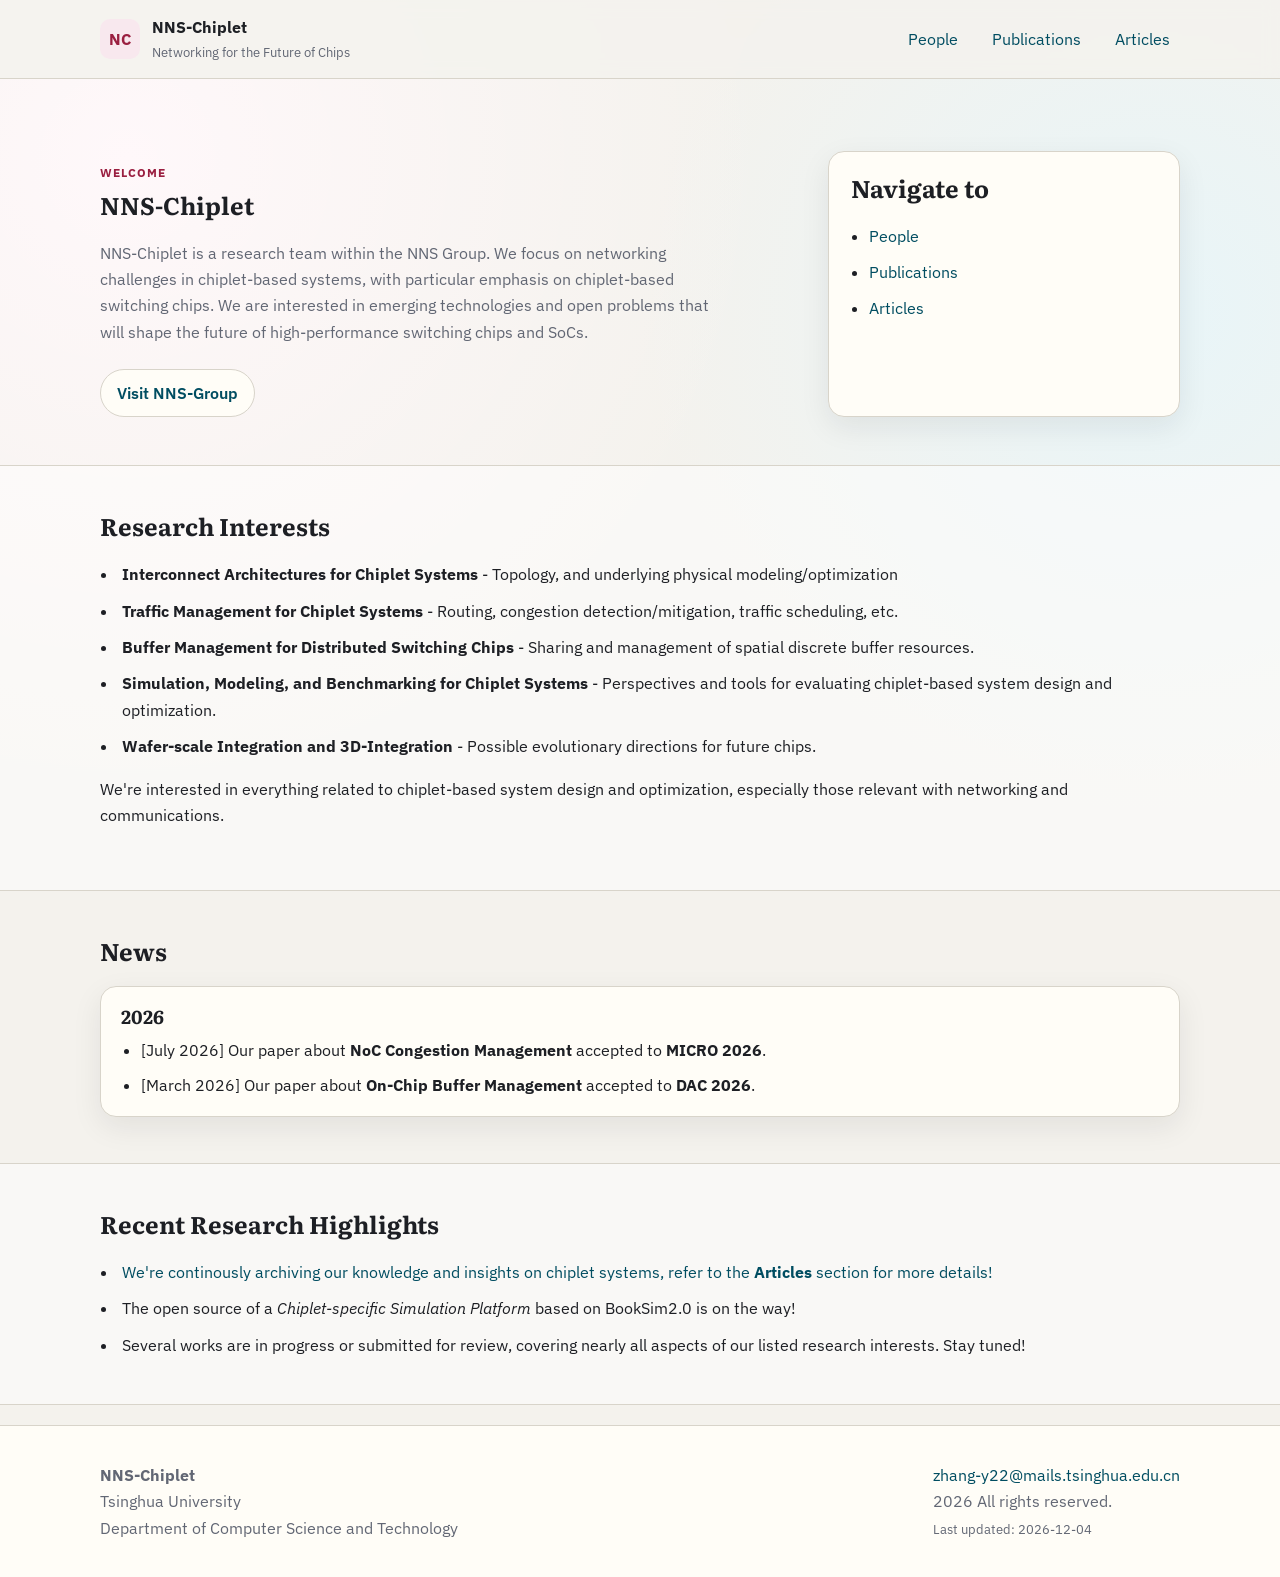
<file: index.html>
<!doctype html>
<html lang="zh-CN">
  <head>
    <meta charset="UTF-8" />
    <meta name="viewport" content="width=device-width, initial-scale=1.0" />
    <title>NNS-Chiplet | Home</title>
    <meta name="description" content="Mainpage for NNS group, Chiplet team" />
    <link rel="preconnect" href="https://fonts.googleapis.com" />
    <link rel="preconnect" href="https://fonts.gstatic.com" crossorigin />
    <link
      href="https://fonts.googleapis.com/css2?family=IBM+Plex+Sans:wght@300;400;500;700&family=Literata:opsz,wght@7..72,500;7..72,700&display=swap"
      rel="stylesheet"
    />
    <link rel="stylesheet" href="./assets/css/style.css" />
  </head>
  <body data-page="home">
    <header class="site-header">
      <div class="wrap nav-wrap">
        <a class="brand" href="./index.html">
          <span class="brand-mark">NC</span>
          <span class="brand-text">
            <strong>NNS-Chiplet</strong>
            <small>Networking for the Future of Chips</small>
          </span>
        </a>

        <nav class="main-nav" aria-label="主导航">
          <a href="./people.html">People</a>
          <a href="./publications.html">Publications</a>
          <a href="./articles.html">Articles</a>
        </nav>
      </div>
    </header>

    <main>
      <section class="hero">
        <div class="wrap hero-grid">
          <div>
            <p class="eyebrow">Welcome</p>
            <h1>NNS-Chiplet</h1>
            <p class="lead">
              NNS-Chiplet is a research team within the NNS Group. We focus on networking challenges in chiplet-based systems, with particular emphasis on chiplet-based switching chips. We are interested in emerging technologies and open problems that will shape the future of high-performance switching chips and SoCs.
            </p>
            <div class="hero-actions">
              <a class="btn btn-ghost" href="https://nns-research-group.github.io/">Visit NNS-Group</a>
            </div>
          </div>
          <aside class="hero-card">
            <h2>Navigate to</h2>
            <ul class="quick-links">
              <li><a href="./people.html">People</a></li>
              <li><a href="./publications.html">Publications</a></li>
              <li><a href="./articles.html">Articles</a></li>
            </ul>
          </aside>
        </div>
      </section>

      <!-- <section class="panel">
        <div class="wrap recruitment-banner">
          <h2>Recruitment</h2>
          <p>We are looking for <strong>motivated and self-driven</strong> students to join our team. We recruit:</p>
          <ul class="recruitment-list">
            <li>PhD Students</li>
            <li>Interns</li>
            <li>Postdoctoral Researchers</li>
          </ul>
          <p>If you are interested in <strong>chiplet systems, interconnect architectures, traffic management, or network-on-chip (NoC)</strong>, please feel free to reach out!</p>
          <p class="recruitment-contact">Contact: <a href="mailto:zhang-y22@mails.tsinghua.edu.cn">zhang-y22@mails.tsinghua.edu.cn</a></p>
        </div>
      </section> -->
      
      <section class="panel alt">
        <div class="wrap">
          <h2>Research Interests</h2>
          <ul id="research-interests" class="item-list"></ul>
          <p class="panel-note">We're interested in everything related to chiplet-based system design and optimization, especially those relevant with networking and communications.</p>
        </div>
      </section>

      <section class="panel">
        <div class="wrap">
          <h2>News</h2>
          <div id="news-by-year" class="news-grid"></div>
        </div>
      </section>
    </main>

    <section class="panel alt">
      <div class="wrap">
        <h2>Recent Research Highlights</h2>
        <ul id="research-highlights" class="item-list"></ul>
      </div>
    </section>

    <footer class="site-footer">
      <div class="wrap footer-grid">
        <p>
          <strong>NNS-Chiplet</strong><br />
          Tsinghua University <br />
          Department of Computer Science and Technology
        </p>
        <p>
          <a href="mailto:zhang-y22@mails.tsinghua.edu.cn">zhang-y22@mails.tsinghua.edu.cn</a><br />
          <span id="copyright-year"></span> All rights reserved.<br />
          <span class="footer-muted">Last updated: <span id="last-modified"></span></span><br />
          <!-- <span class="footer-muted">Page Views: <span id="page-views">…</span></span> -->
        </p>
      </div>
    </footer>

    <script src="./assets/js/data.js"></script>
    <script src="./assets/js/site.js"></script>
    <script>
      fetch("https://api.countapi.xyz/hit/zhang12574.github.io/visits")
        .then(function(r){ return r.json(); })
        .then(function(data){
          var el = document.getElementById("page-views");
          if (el) el.textContent = data.value.toLocaleString();
        })
        .catch(function(){ /* 网络不可达时静默失败 */ });
    </script>
  </body>
</html>
</file>
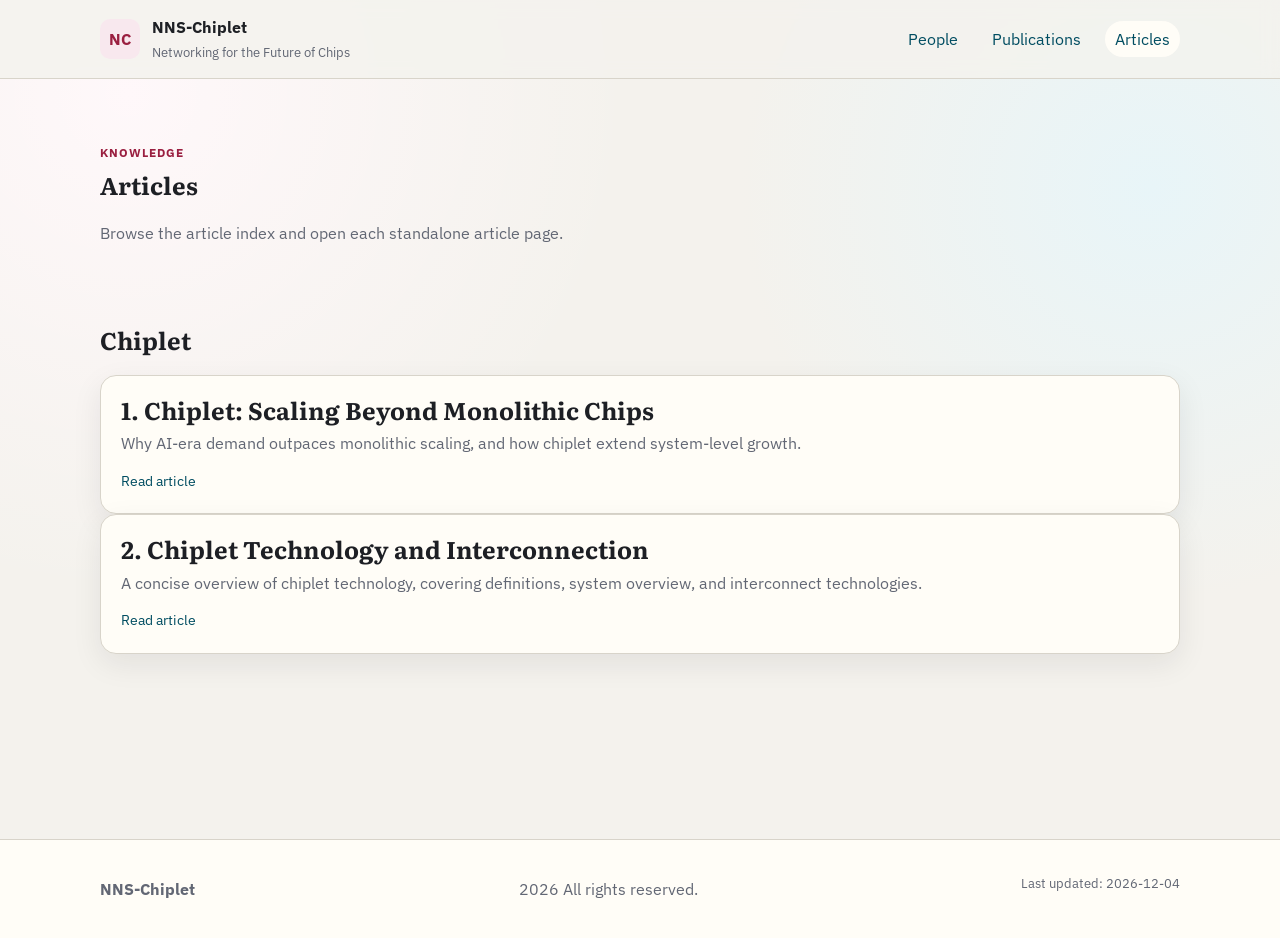
<file: articles.html>
<!doctype html>
<html lang="zh-CN">
  <head>
    <meta charset="UTF-8" />
    <meta name="viewport" content="width=device-width, initial-scale=1.0" />
    <title>Articles | NNS-Chiplet</title>
    <meta name="description" content="Blog-style technical articles from the NNS-Chiplet team." />
    <link rel="preconnect" href="https://fonts.googleapis.com" />
    <link rel="preconnect" href="https://fonts.gstatic.com" crossorigin />
    <link
      href="https://fonts.googleapis.com/css2?family=IBM+Plex+Sans:wght@300;400;500;700&family=Literata:opsz,wght@7..72,500;7..72,700&display=swap"
      rel="stylesheet"
    />
    <link rel="stylesheet" href="./assets/css/style.css" />
  </head>
  <body data-page="articles">
    <header class="site-header">
      <div class="wrap nav-wrap">
        <a class="brand" href="./index.html">
          <span class="brand-mark">NC</span>
          <span class="brand-text">
            <strong>NNS-Chiplet</strong>
            <small>Networking for the Future of Chips</small>
          </span>
        </a>
        <nav class="main-nav" aria-label="主导航">
          <a href="./people.html">People</a>
          <a href="./publications.html">Publications</a>
          <a href="./articles.html" aria-current="page">Articles</a>
        </nav>
      </div>
    </header>

    <main class="subpage-main">
      <section class="subpage-hero">
        <div class="wrap">
          <p class="eyebrow">Knowledge</p>
          <h1>Articles</h1>
          <p class="lead">Browse the article index and open each standalone article page.</p>
        </div>
      </section>

      <section class="panel">
        <div class="wrap">
          <div id="articles-container" class="article-stack"></div>
        </div>
      </section>
    </main>

    <footer class="site-footer">
      <div class="wrap footer-grid">
        <p><strong>NNS-Chiplet</strong></p>
        <p><span id="copyright-year"></span> All rights reserved.</p>
        <p class="footer-muted">Last updated: <span id="last-modified"></span></p>
      </div>
    </footer>

    <script src="./assets/js/data.js"></script>
    <script src="./assets/js/site.js"></script>
  </body>
</html>
</file>
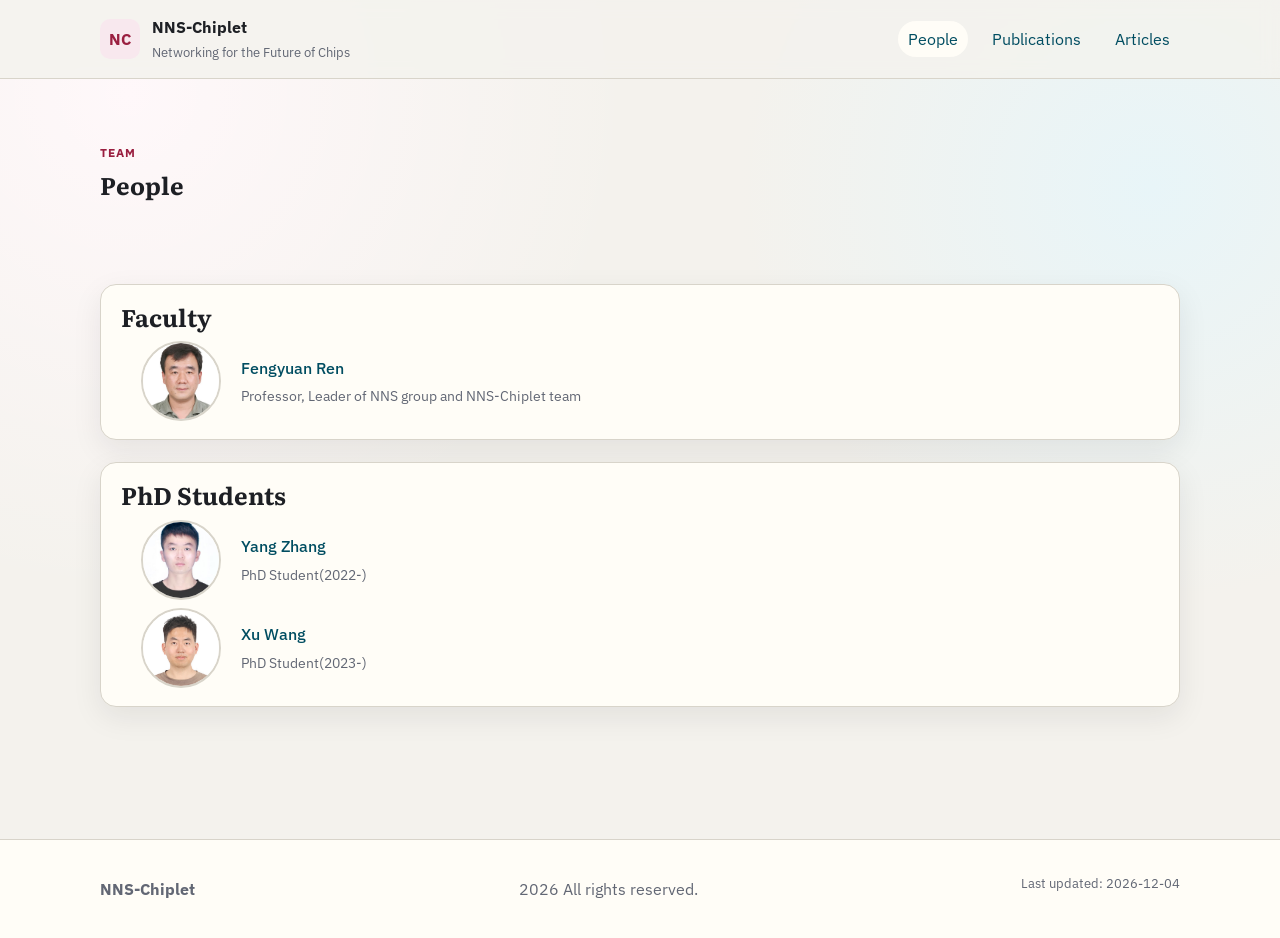
<file: people.html>
<!doctype html>
<html lang="zh-CN">
  <head>
    <meta charset="UTF-8" />
    <meta name="viewport" content="width=device-width, initial-scale=1.0" />
    <title>People | NNS-Chiplet</title>
    <link rel="preconnect" href="https://fonts.googleapis.com" />
    <link rel="preconnect" href="https://fonts.gstatic.com" crossorigin />
    <link
      href="https://fonts.googleapis.com/css2?family=IBM+Plex+Sans:wght@300;400;500;700&family=Literata:opsz,wght@7..72,500;7..72,700&display=swap"
      rel="stylesheet"
    />
    <link rel="stylesheet" href="./assets/css/style.css" />
  </head>
  <body data-page="people">
    <header class="site-header">
      <div class="wrap nav-wrap">
        <a class="brand" href="./index.html">
          <span class="brand-mark">NC</span>
          <span class="brand-text">
            <strong>NNS-Chiplet</strong>
            <small>Networking for the Future of Chips</small>
          </span>
        </a>
        <nav class="main-nav" aria-label="主导航">
          <a href="./people.html" aria-current="page">People</a>
          <a href="./publications.html">Publications</a>
          <a href="./articles.html">Articles</a>
        </nav>
      </div>
    </header>

    <main class="subpage-main">
      <section class="subpage-hero">
        <div class="wrap">
          <p class="eyebrow">Team</p>
          <h1>People</h1>
        </div>
      </section>

      <section class="panel">
        <div class="wrap">
          <div id="people-groups" class="people-groups"></div>
        </div>
      </section>
    </main>

    <footer class="site-footer">
      <div class="wrap footer-grid">
        <p><strong>NNS-Chiplet</strong></p>
        <p><span id="copyright-year"></span> All rights reserved.</p>
        <p class="footer-muted">Last updated: <span id="last-modified"></span></p>
      </div>
    </footer>

    <script src="./assets/js/data.js"></script>
    <script src="./assets/js/site.js"></script>
  </body>
</html>
</file>
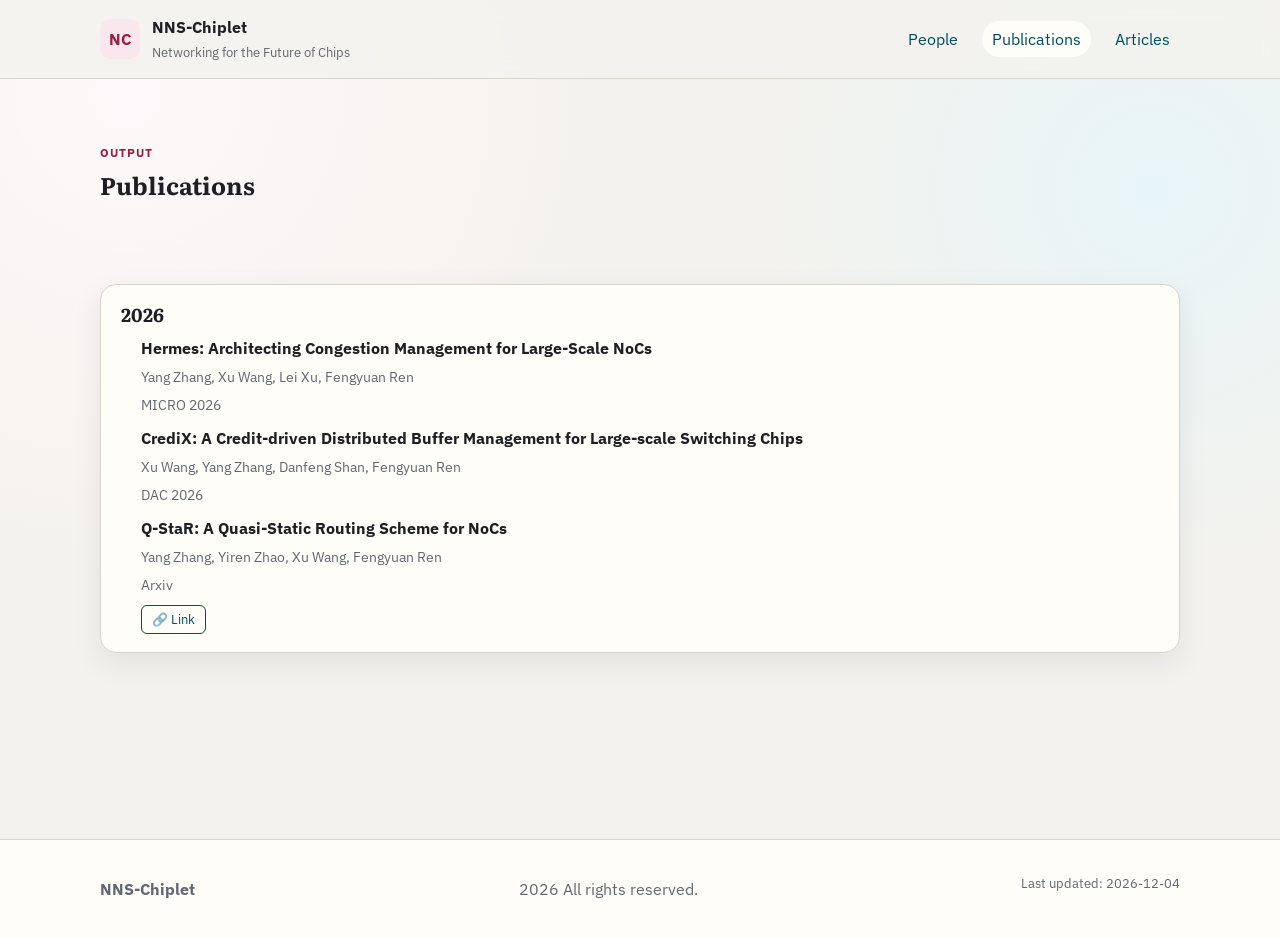
<file: publications.html>
<!doctype html>
<html lang="zh-CN">
  <head>
    <meta charset="UTF-8" />
    <meta name="viewport" content="width=device-width, initial-scale=1.0" />
    <title>Publications | NNS-Chiplet</title>
    <link rel="preconnect" href="https://fonts.googleapis.com" />
    <link rel="preconnect" href="https://fonts.gstatic.com" crossorigin />
    <link
      href="https://fonts.googleapis.com/css2?family=IBM+Plex+Sans:wght@300;400;500;700&family=Literata:opsz,wght@7..72,500;7..72,700&display=swap"
      rel="stylesheet"
    />
    <link rel="stylesheet" href="./assets/css/style.css" />
  </head>
  <body data-page="publications">
    <header class="site-header">
      <div class="wrap nav-wrap">
        <a class="brand" href="./index.html">
          <span class="brand-mark">NC</span>
          <span class="brand-text">
            <strong>NNS-Chiplet</strong>
            <small>Networking for the Future of Chips</small>
          </span>
        </a>
        <nav class="main-nav" aria-label="主导航">
          <a href="./people.html">People</a>
          <a href="./publications.html" aria-current="page">Publications</a>
          <a href="./articles.html">Articles</a>
        </nav>
      </div>
    </header>

    <main class="subpage-main">
      <section class="subpage-hero">
        <div class="wrap">
          <p class="eyebrow">Output</p>
          <h1>Publications</h1>
        </div>
      </section>

      <section class="panel">
        <div class="wrap">
          <div id="publications-by-year" class="news-grid"></div>
        </div>
      </section>
    </main>

    <footer class="site-footer">
      <div class="wrap footer-grid">
        <p><strong>NNS-Chiplet</strong></p>
        <p><span id="copyright-year"></span> All rights reserved.</p>
        <p class="footer-muted">Last updated: <span id="last-modified"></span></p>
      </div>
    </footer>

    <script src="./assets/js/data.js"></script>
    <script src="./assets/js/site.js"></script>
  </body>
</html>
</file>
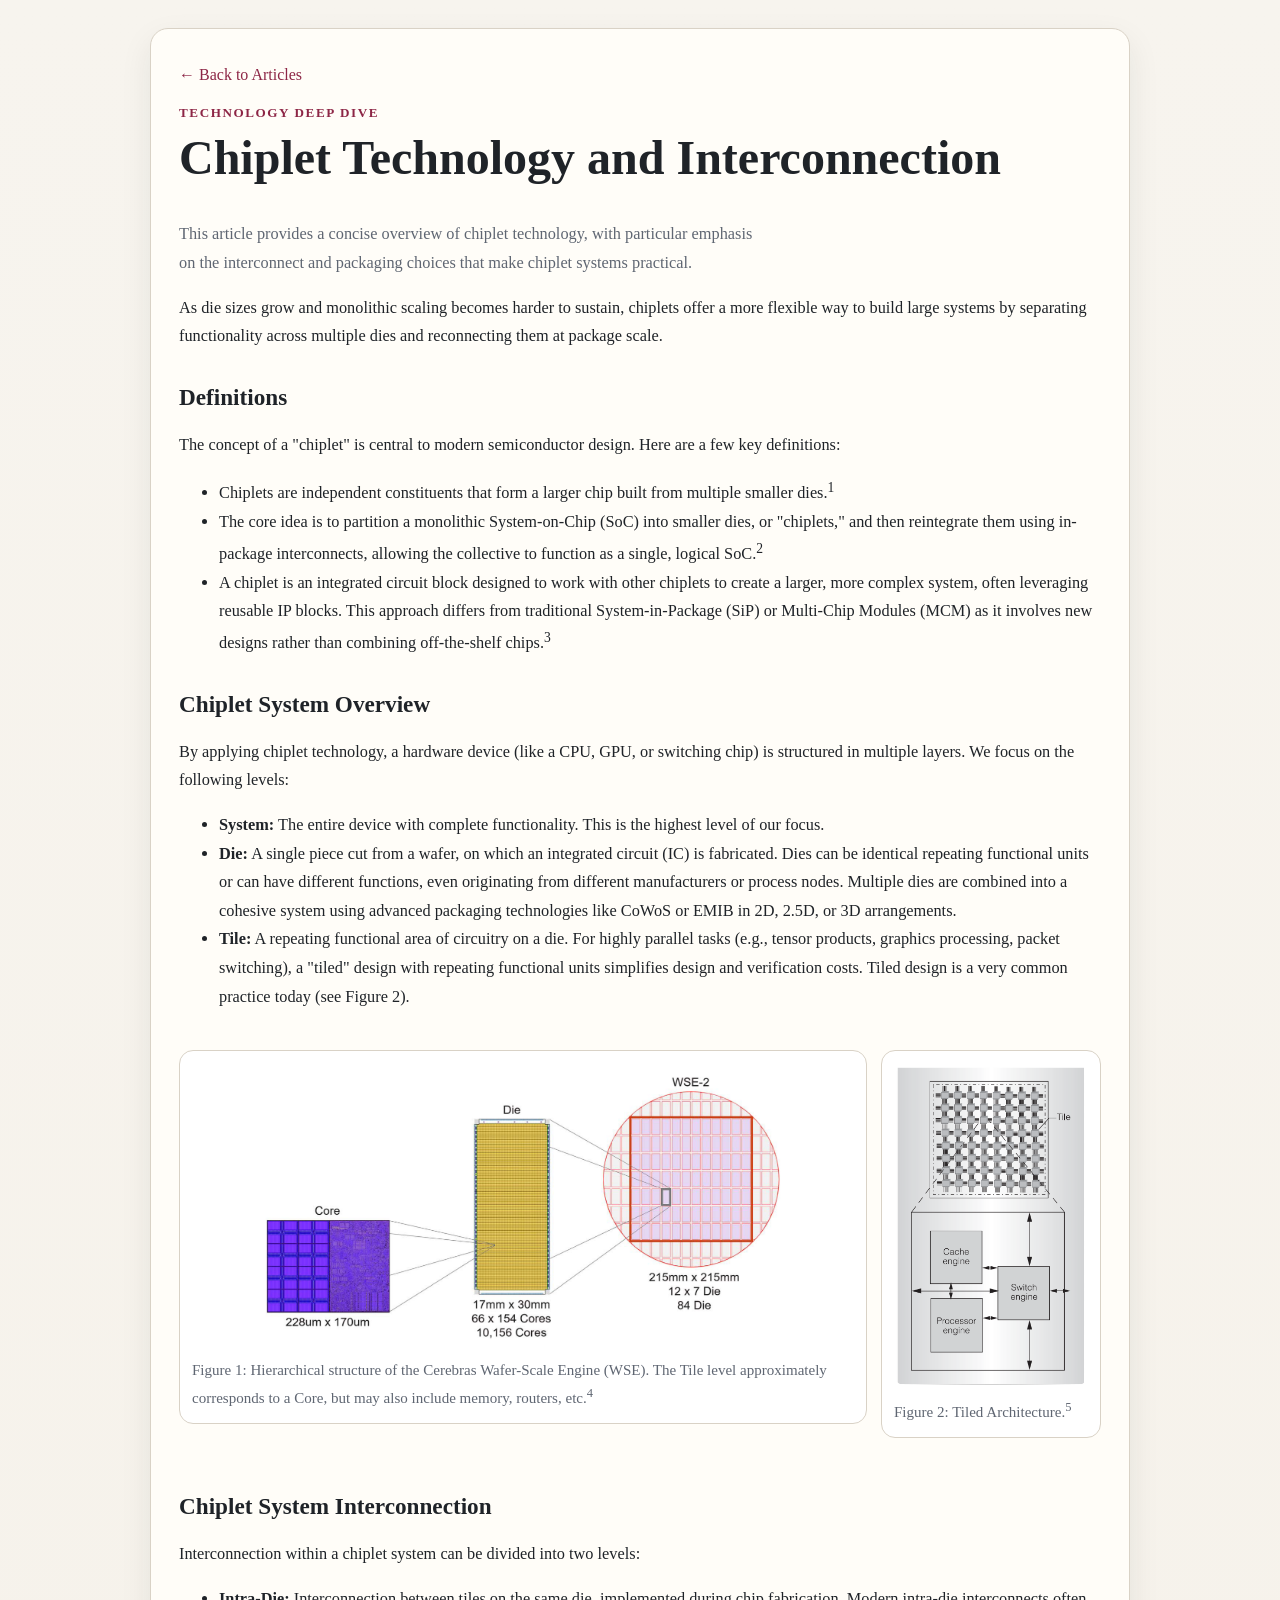
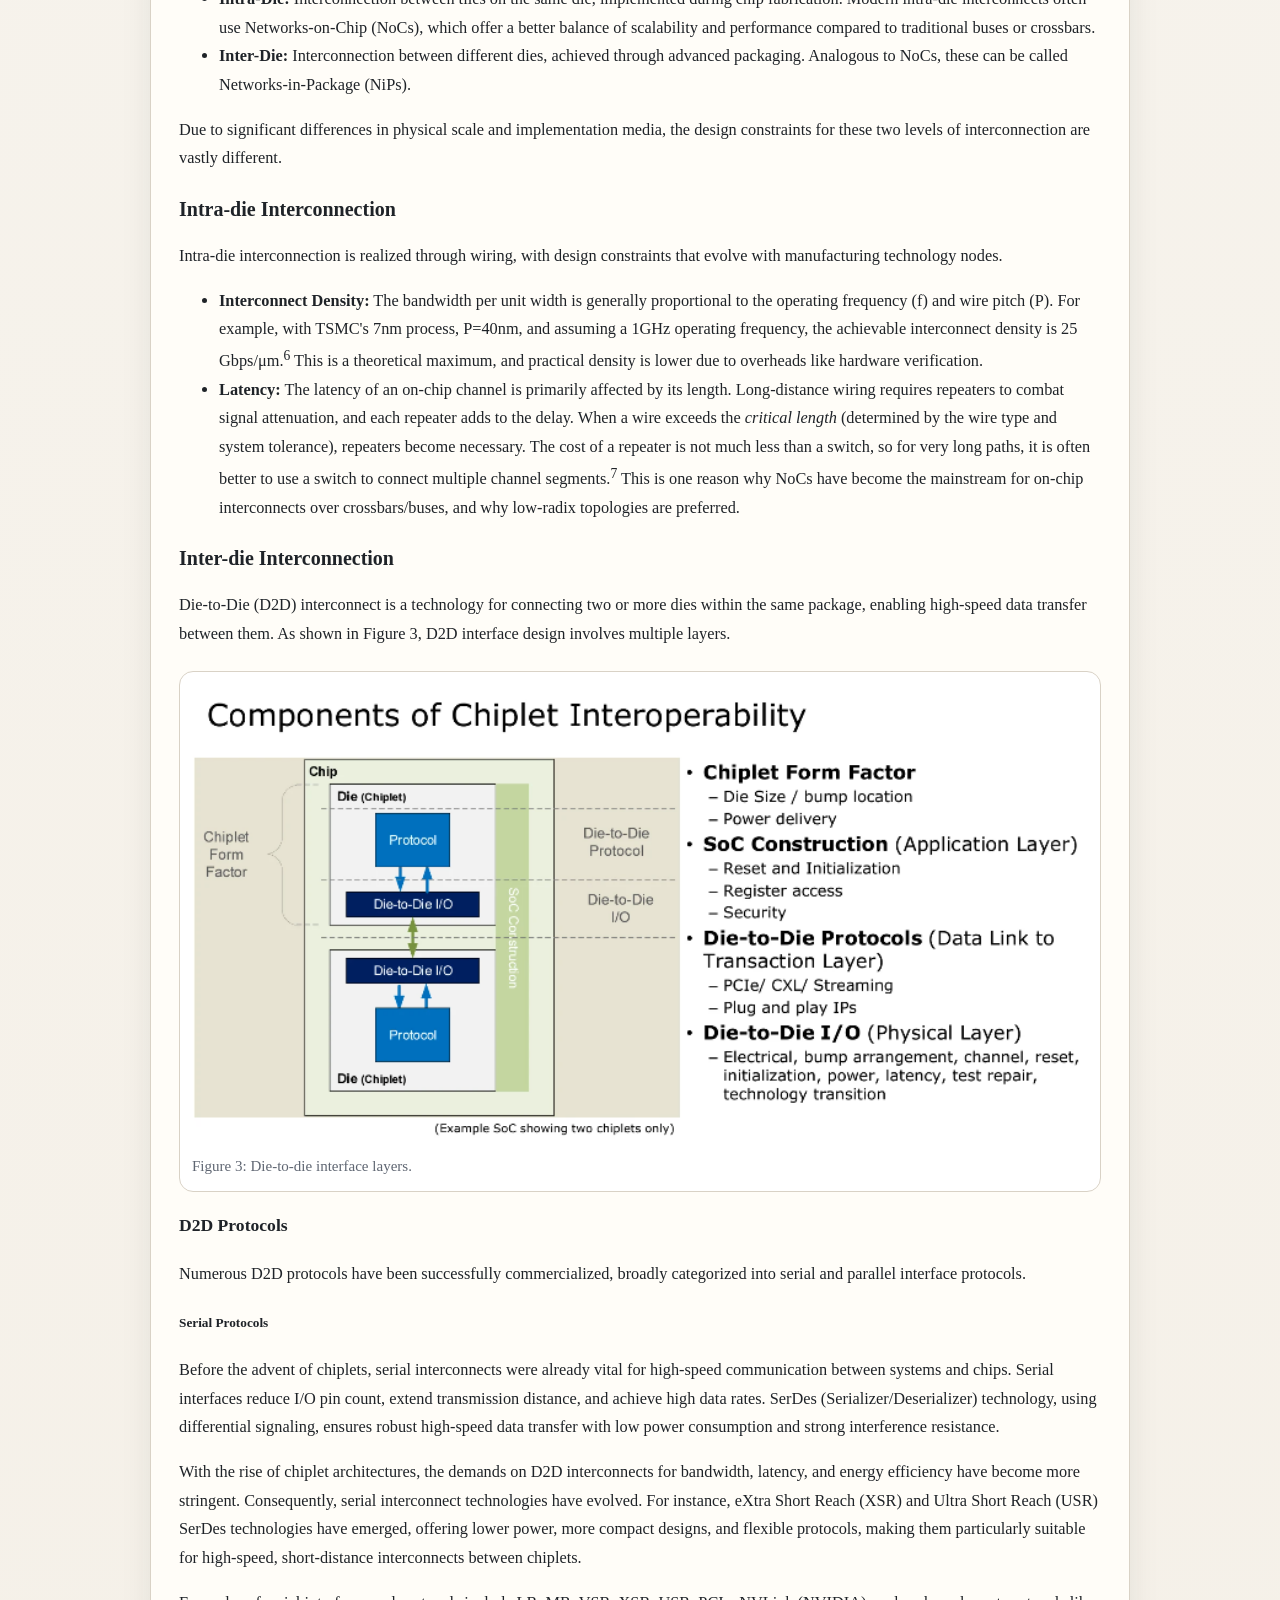
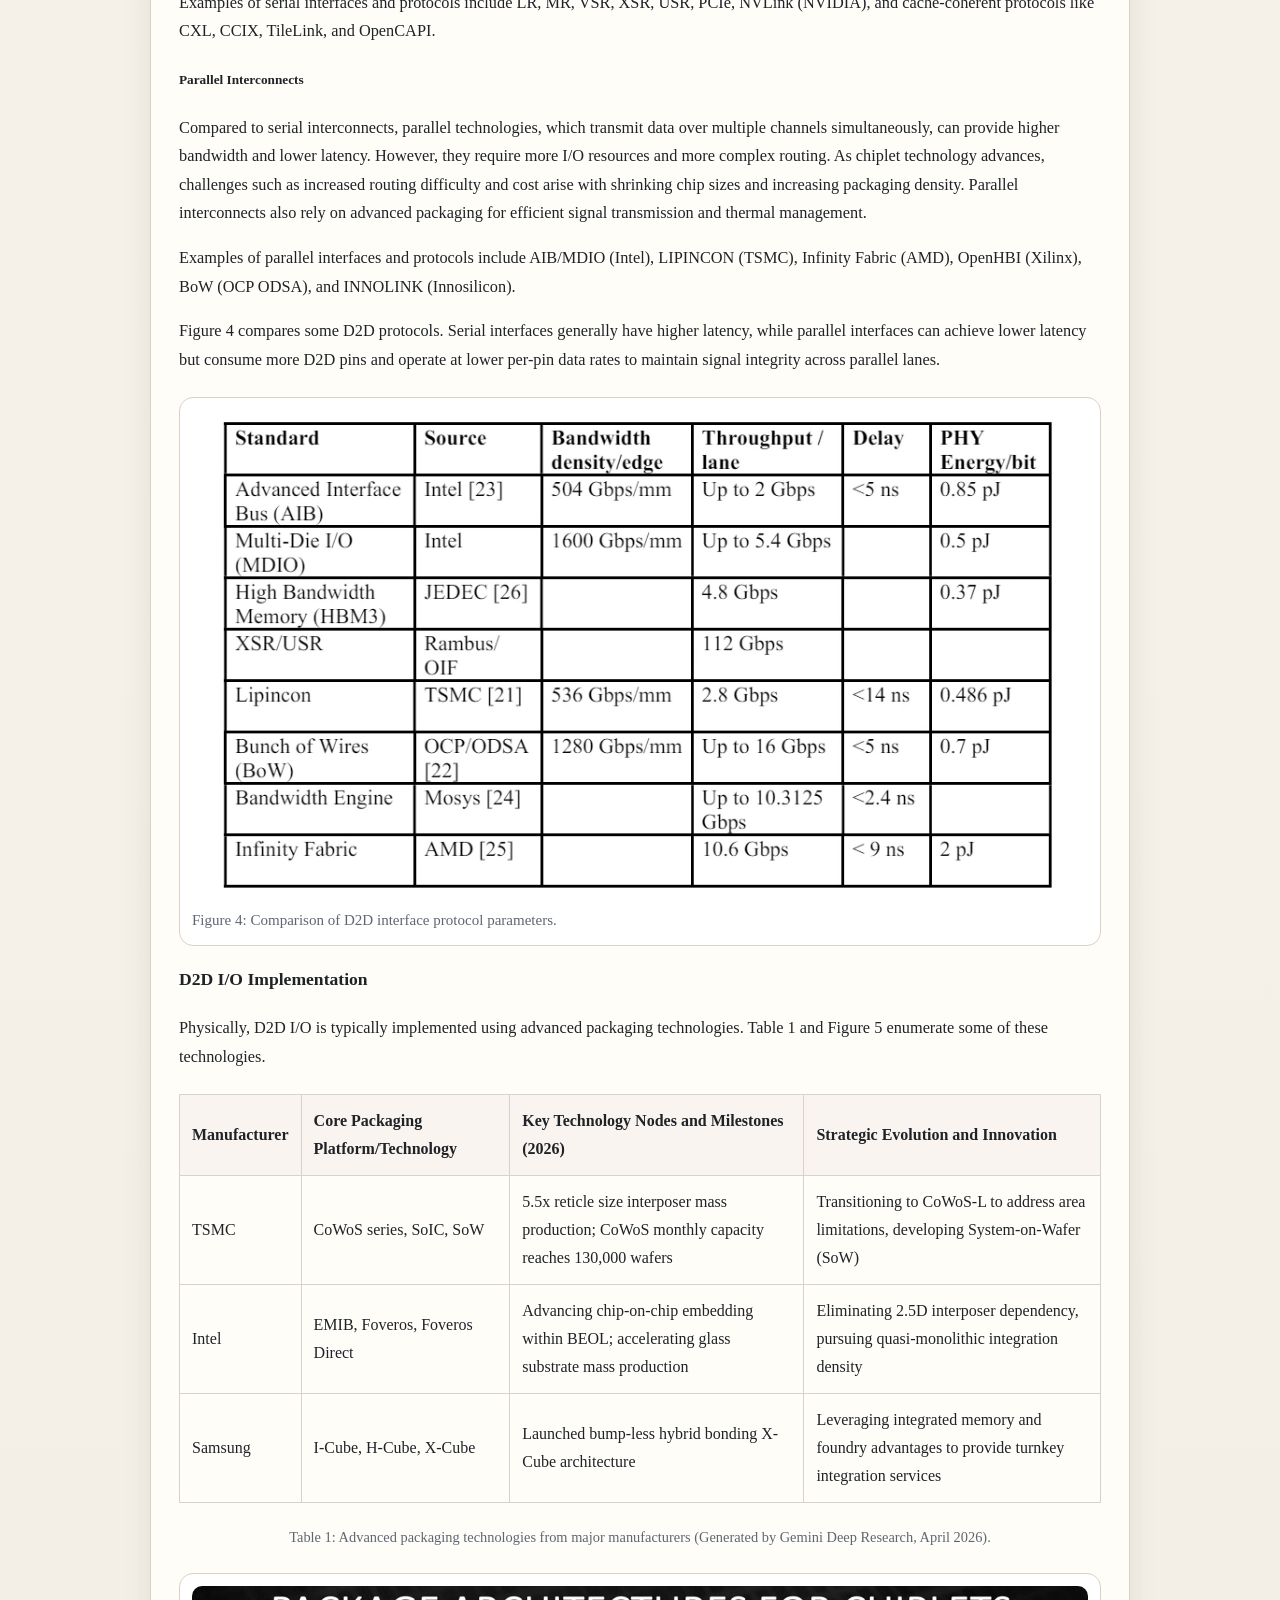
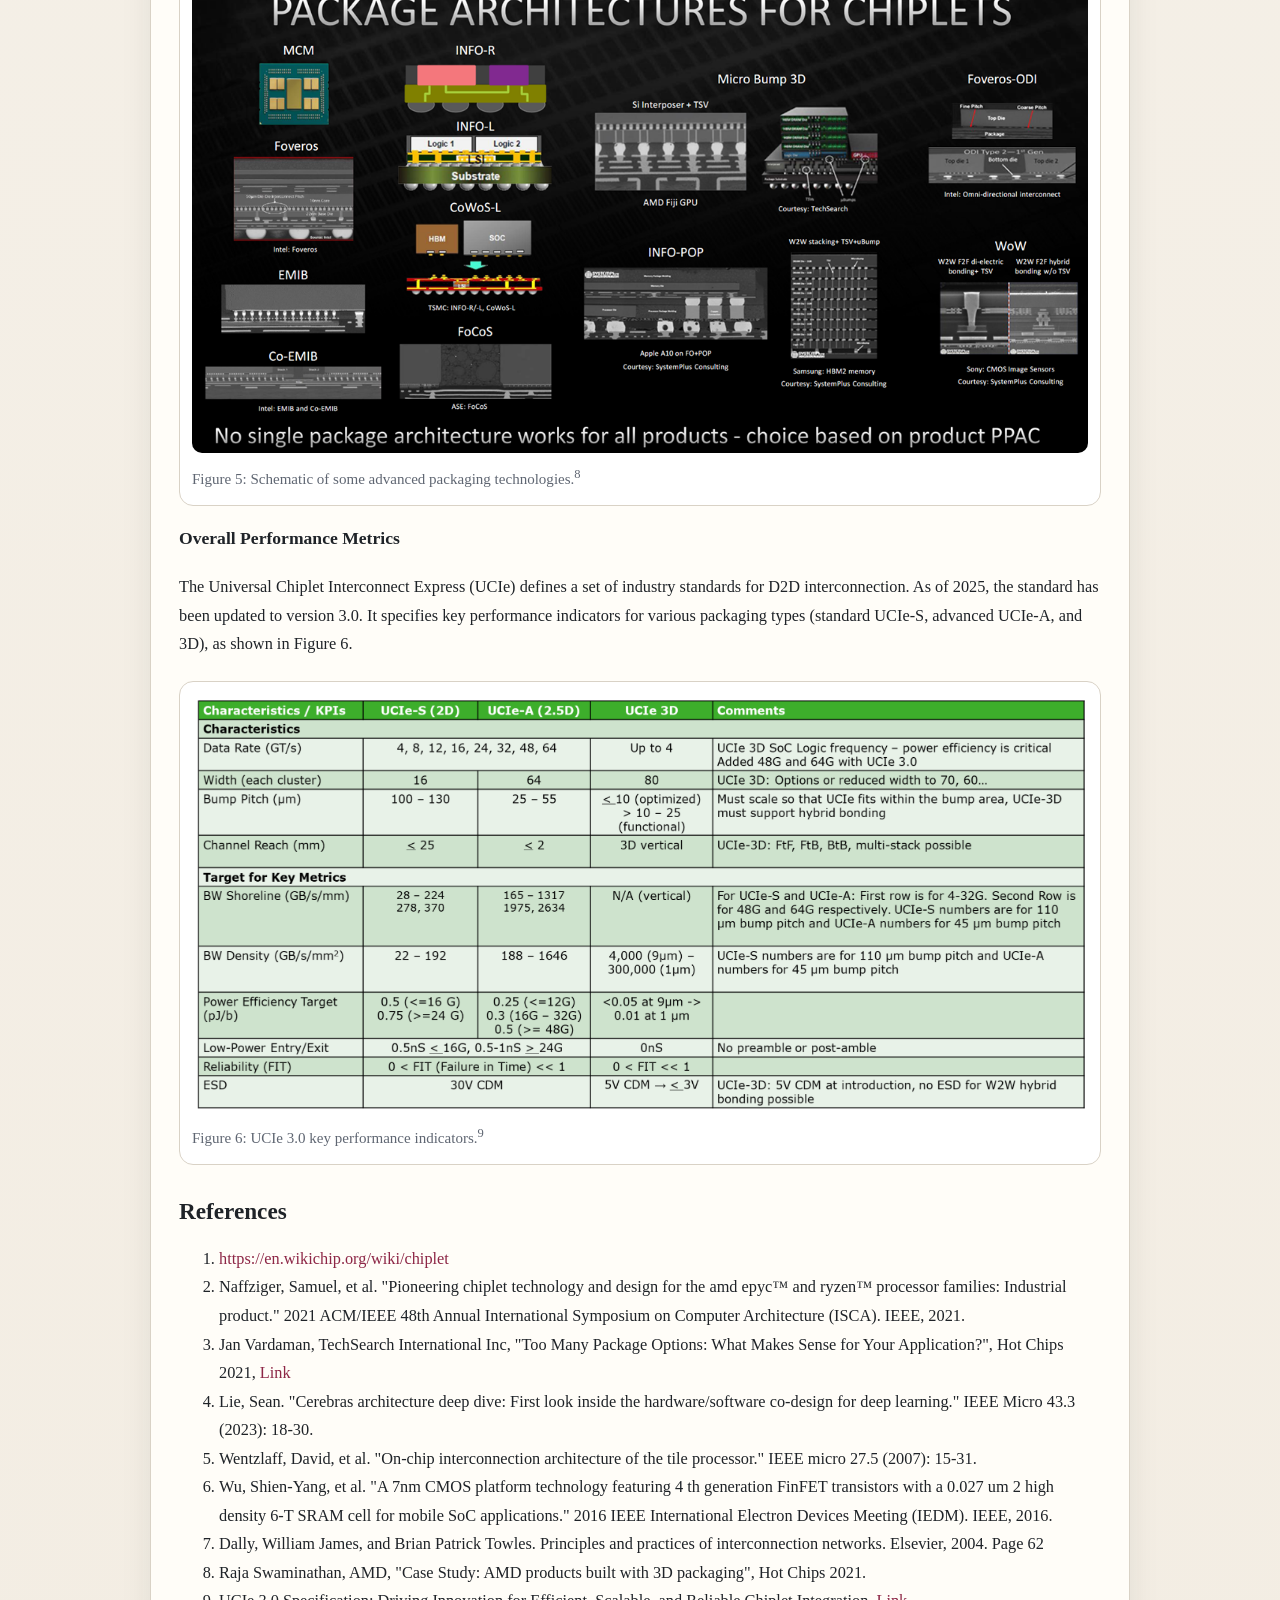
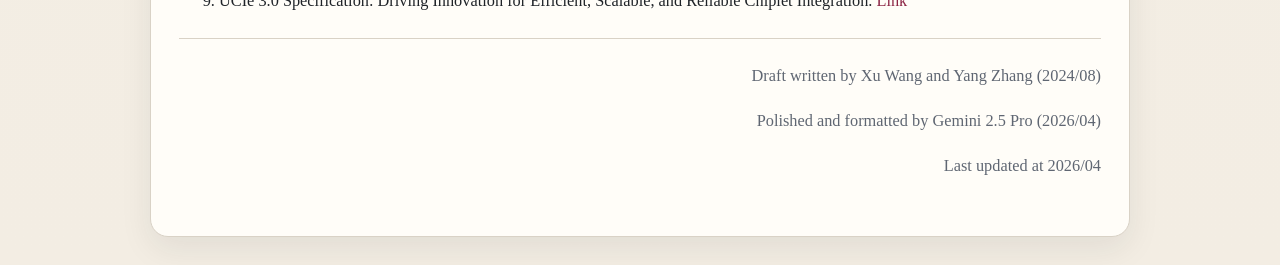
<file: Articles/chiplet-and-interconnection.html>
<!doctype html>
<html lang="en">
  <head>
    <meta charset="UTF-8" />
    <meta name="viewport" content="width=device-width, initial-scale=1.0" />
    <title>An Overview of Chiplet Technology</title>
    <meta name="description" content="A deep dive into chiplet technology, covering definitions, system overview, and interconnect technologies." />
    <link rel="stylesheet" href="../assets/css/style.css" />
    <style>
      :root {
        --bg: #f6f2ea;
        --paper: #fffdf8;
        --ink: #1f2328;
        --muted: #5f6672;
        --line: #d9d2c6;
        --accent: #8d2646;
        --shadow: 0 12px 32px rgba(31, 35, 40, 0.08);
      }
      * { box-sizing: border-box; }
      body {
        margin: 0;
        font-family: Georgia, "Times New Roman", serif;
        color: var(--ink);
        background: linear-gradient(180deg, #f7f4ee 0%, #f3ede3 100%);
        line-height: 1.75;
      }
      main {
        width: min(980px, calc(100vw - 32px));
        margin: 28px auto;
        background: var(--paper);
        border: 1px solid var(--line);
        border-radius: 18px;
        box-shadow: var(--shadow);
        padding: 32px 28px 40px;
      }
      h1, h2, h3, h4 {
        font-family: "Times New Roman", Georgia, serif;
        line-height: 1.25;
      }
      h1 { margin-top: 0; font-size: clamp(2rem, 4vw, 3rem); }
      h2 { margin-top: 2rem; font-size: 1.45rem; }
      h3 { margin-top: 1.5rem; font-size: 1.25rem; }
      h4 { margin-top: 1.2rem; font-size: 1.1rem; }
      p, li { font-size: 1.02rem; }
      .lead { color: var(--muted); max-width: 72ch; }
      table {
        width: 100%;
        margin: 1.4rem 0;
        border-collapse: collapse;
        border: 1px solid var(--line);
      }
      th, td {
        padding: 12px;
        border: 1px solid var(--line);
        text-align: left;
      }
      th {
        background-color: #f9f4ef;
      }
      figure {
        margin: 1.4rem 0;
        padding: 12px;
        border: 1px solid var(--line);
        border-radius: 14px;
        background: #fff;
      }
      img {
        display: block;
        width: 100%;
        height: auto;
        border-radius: 10px;
      }
      figcaption {
        margin-top: 0.7rem;
        color: var(--muted);
        font-size: 0.94rem;
      }
      .figure-grid {
        display: grid;
        grid-template-columns: repeat(4, 1fr);
        gap: 14px;
        align-items: start;
      }
      .figure-grid figure:first-child {
        display: flex;
        flex-direction: column;
        align-items: center;
        justify-content: center;
      }
      .figure-grid figure:first-child img {
        max-width: 100%;
        width: auto;
      }
      @media (max-width: 820px) {
        .figure-grid {
          grid-template-columns: 1fr;
        }
      }
      .eyebrow {
        text-transform: uppercase;
        letter-spacing: 0.12em;
        color: var(--accent);
        font-size: 0.82rem;
        font-weight: 700;
        margin-bottom: 0.2rem;
      }
      .signature {
        color: var(--muted);
        text-align: right;
      }
      .rule {
        border: 0;
        border-top: 1px solid var(--line);
        margin: 1.4rem 0;
      }
    </style>
  </head>
  <body>
    <main>
      <a class="jump-button" href="../articles.html">← Back to Articles</a>
      <p class="eyebrow">TECHNOLOGY DEEP DIVE</p>
      <h1>Chiplet Technology and Interconnection</h1>
      <p class="lead">This article provides a concise overview of chiplet technology, with particular emphasis on the interconnect and packaging choices that make chiplet systems practical.</p>
      <p>As die sizes grow and monolithic scaling becomes harder to sustain, chiplets offer a more flexible way to build large systems by separating functionality across multiple dies and reconnecting them at package scale.</p>

      <section>
        <h2>Definitions</h2>
        <p>The concept of a "chiplet" is central to modern semiconductor design. Here are a few key definitions:</p>
        <ul>
          <li>Chiplets are independent constituents that form a larger chip built from multiple smaller dies.<sup>1</sup></li>
          <li>The core idea is to partition a monolithic System-on-Chip (SoC) into smaller dies, or "chiplets," and then reintegrate them using in-package interconnects, allowing the collective to function as a single, logical SoC.<sup>2</sup></li>
          <li>A chiplet is an integrated circuit block designed to work with other chiplets to create a larger, more complex system, often leveraging reusable IP blocks. This approach differs from traditional System-in-Package (SiP) or Multi-Chip Modules (MCM) as it involves new designs rather than combining off-the-shelf chips.<sup>3</sup></li>
        </ul>
      </section>

      <section>
        <h2>Chiplet System Overview</h2>
        <p>By applying chiplet technology, a hardware device (like a CPU, GPU, or switching chip) is structured in multiple layers. We focus on the following levels:</p>
        <ul>
            <li><strong>System:</strong> The entire device with complete functionality. This is the highest level of our focus.</li>
            <li><strong>Die:</strong> A single piece cut from a wafer, on which an integrated circuit (IC) is fabricated. Dies can be identical repeating functional units or can have different functions, even originating from different manufacturers or process nodes. Multiple dies are combined into a cohesive system using advanced packaging technologies like CoWoS or EMIB in 2D, 2.5D, or 3D arrangements.</li>
            <li><strong>Tile:</strong> A repeating functional area of circuitry on a die. For highly parallel tasks (e.g., tensor products, graphics processing, packet switching), a "tiled" design with repeating functional units simplifies design and verification costs. Tiled design is a very common practice today (see Figure 2).</li>
        </ul>
        <div class="figure-grid">
            <figure style="grid-column: span 3;">
            <img src="./figures/chiplet-and-interconnection/cerebras_wse.png" alt="Layout of a Cerebras WSE" style="width: 80%">
                <figcaption>Figure 1: Hierarchical structure of the Cerebras Wafer-Scale Engine (WSE). The Tile level approximately corresponds to a Core, but may also include memory, routers, etc.<sup>4</sup></figcaption>
            </figure>
            <figure style="grid-column: span 1;">
            <img src="./figures/chiplet-and-interconnection/tiled_architecture.png" alt="Tiled Architecture">
                <figcaption>Figure 2: Tiled Architecture.<sup>5</sup></figcaption>
            </figure>
        </div>
      </section>

      <section>
        <h2>Chiplet System Interconnection</h2>
        <p>Interconnection within a chiplet system can be divided into two levels:</p>
        <ul>
          <li><strong>Intra-Die:</strong> Interconnection between tiles on the same die, implemented during chip fabrication. Modern intra-die interconnects often use Networks-on-Chip (NoCs), which offer a better balance of scalability and performance compared to traditional buses or crossbars.</li>
          <li><strong>Inter-Die:</strong> Interconnection between different dies, achieved through advanced packaging. Analogous to NoCs, these can be called Networks-in-Package (NiPs).</li>
        </ul>
        <p>Due to significant differences in physical scale and implementation media, the design constraints for these two levels of interconnection are vastly different.</p>

        <h3>Intra-die Interconnection</h3>
        <p>Intra-die interconnection is realized through wiring, with design constraints that evolve with manufacturing technology nodes.</p>
        <ul>
          <li><strong>Interconnect Density:</strong> The bandwidth per unit width is generally proportional to the operating frequency (f) and wire pitch (P). For example, with TSMC's 7nm process, P=40nm, and assuming a 1GHz operating frequency, the achievable interconnect density is 25 Gbps/μm.<sup>6</sup> This is a theoretical maximum, and practical density is lower due to overheads like hardware verification.</li>
          <li><strong>Latency:</strong> The latency of an on-chip channel is primarily affected by its length. Long-distance wiring requires repeaters to combat signal attenuation, and each repeater adds to the delay. When a wire exceeds the <i>critical length</i> (determined by the wire type and system tolerance), repeaters become necessary. The cost of a repeater is not much less than a switch, so for very long paths, it is often better to use a switch to connect multiple channel segments.<sup>7</sup> This is one reason why NoCs have become the mainstream for on-chip interconnects over crossbars/buses, and why low-radix topologies are preferred.</li>
        </ul>

        <h3>Inter-die Interconnection</h3>
        <p>Die-to-Die (D2D) interconnect is a technology for connecting two or more dies within the same package, enabling high-speed data transfer between them. As shown in Figure 3, D2D interface design involves multiple layers.</p>
        <figure>
            <img src="./figures/chiplet-and-interconnection/image_01.png" alt="Die-to-die interface">
            <figcaption>Figure 3: Die-to-die interface layers.</figcaption>
        </figure>

        <h4>D2D Protocols</h4>
        <p>Numerous D2D protocols have been successfully commercialized, broadly categorized into serial and parallel interface protocols.</p>

        <h5>Serial Protocols</h5>
        <p>Before the advent of chiplets, serial interconnects were already vital for high-speed communication between systems and chips. Serial interfaces reduce I/O pin count, extend transmission distance, and achieve high data rates. SerDes (Serializer/Deserializer) technology, using differential signaling, ensures robust high-speed data transfer with low power consumption and strong interference resistance.</p>
        <p>With the rise of chiplet architectures, the demands on D2D interconnects for bandwidth, latency, and energy efficiency have become more stringent. Consequently, serial interconnect technologies have evolved. For instance, eXtra Short Reach (XSR) and Ultra Short Reach (USR) SerDes technologies have emerged, offering lower power, more compact designs, and flexible protocols, making them particularly suitable for high-speed, short-distance interconnects between chiplets.</p>
        <p>Examples of serial interfaces and protocols include LR, MR, VSR, XSR, USR, PCIe, NVLink (NVIDIA), and cache-coherent protocols like CXL, CCIX, TileLink, and OpenCAPI.</p>

        <h5>Parallel Interconnects</h5>
        <p>Compared to serial interconnects, parallel technologies, which transmit data over multiple channels simultaneously, can provide higher bandwidth and lower latency. However, they require more I/O resources and more complex routing. As chiplet technology advances, challenges such as increased routing difficulty and cost arise with shrinking chip sizes and increasing packaging density. Parallel interconnects also rely on advanced packaging for efficient signal transmission and thermal management.</p>
        <p>Examples of parallel interfaces and protocols include AIB/MDIO (Intel), LIPINCON (TSMC), Infinity Fabric (AMD), OpenHBI (Xilinx), BoW (OCP ODSA), and INNOLINK (Innosilicon).</p>
        <p>Figure 4 compares some D2D protocols. Serial interfaces generally have higher latency, while parallel interfaces can achieve lower latency but consume more D2D pins and operate at lower per-pin data rates to maintain signal integrity across parallel lanes.</p>
        <figure>
            <img src="./figures/chiplet-and-interconnection/image_02.png" alt="D2D Protocol Parameters">
            <figcaption>Figure 4: Comparison of D2D interface protocol parameters.</figcaption>
        </figure>

        <h4>D2D I/O Implementation</h4>
        <p>Physically, D2D I/O is typically implemented using advanced packaging technologies. Table 1 and Figure 5 enumerate some of these technologies.</p>
        
        <table>
          <thead>
            <tr>
              <th>Manufacturer</th>
              <th>Core Packaging Platform/Technology</th>
              <th>Key Technology Nodes and Milestones (2026)</th>
              <th>Strategic Evolution and Innovation</th>
            </tr>
          </thead>
          <tbody>
            <tr>
              <td>TSMC</td>
              <td>CoWoS series, SoIC, SoW</td>
              <td>5.5x reticle size interposer mass production; CoWoS monthly capacity reaches 130,000 wafers</td>
              <td>Transitioning to CoWoS-L to address area limitations, developing System-on-Wafer (SoW)</td>
            </tr>
            <tr>
              <td>Intel</td>
              <td>EMIB, Foveros, Foveros Direct</td>
              <td>Advancing chip-on-chip embedding within BEOL; accelerating glass substrate mass production</td>
              <td>Eliminating 2.5D interposer dependency, pursuing quasi-monolithic integration density</td>
            </tr>
            <tr>
              <td>Samsung</td>
              <td>I-Cube, H-Cube, X-Cube</td>
              <td>Launched bump-less hybrid bonding X-Cube architecture</td>
              <td>Leveraging integrated memory and foundry advantages to provide turnkey integration services</td>
            </tr>
          </tbody>
        </table>
        <figcaption style="text-align: center; font-size: 0.9em; color: var(--muted);">Table 1: Advanced packaging technologies from major manufacturers (Generated by Gemini Deep Research, April 2026).</figcaption>

        <figure>
            <img src="./figures/chiplet-and-interconnection/packaging.png" alt="Advanced Packaging Technologies">
            <figcaption>Figure 5: Schematic of some advanced packaging technologies.<sup>8</sup></figcaption>
        </figure>

        <h4>Overall Performance Metrics</h4>
        <p>The Universal Chiplet Interconnect Express (UCIe) defines a set of industry standards for D2D interconnection. As of 2025, the standard has been updated to version 3.0. It specifies key performance indicators for various packaging types (standard UCIe-S, advanced UCIe-A, and 3D), as shown in Figure 6.</p>
        <figure>
            <img src="./figures/chiplet-and-interconnection/ucie.png" alt="UCIe 3.0 Key Performance Indicators">
            <figcaption>Figure 6: UCIe 3.0 key performance indicators.<sup>9</sup></figcaption>
        </figure>
      </section>

      <section>
        <h2>References</h2>
        <ol>
          <li><a href="https://en.wikichip.org/wiki/chiplet" target="_blank">https://en.wikichip.org/wiki/chiplet</a></li>
          <li>Naffziger, Samuel, et al. "Pioneering chiplet technology and design for the amd epyc™ and ryzen™ processor families: Industrial product." 2021 ACM/IEEE 48th Annual International Symposium on Computer Architecture (ISCA). IEEE, 2021.</li>
          <li>Jan Vardaman, TechSearch International Inc, "Too Many Package Options: What Makes Sense for Your Application?", Hot Chips 2021, <a href="https://hc33.hotchips.org/assets/program/tutorials/TechSearchInternational_TutorialHotChips%20FINAL.pdf" target="_blank">Link</a></li>
          <li>Lie, Sean. "Cerebras architecture deep dive: First look inside the hardware/software co-design for deep learning." IEEE Micro 43.3 (2023): 18-30.</li>
          <li>Wentzlaff, David, et al. "On-chip interconnection architecture of the tile processor." IEEE micro 27.5 (2007): 15-31.</li>
          <li>Wu, Shien-Yang, et al. "A 7nm CMOS platform technology featuring 4 th generation FinFET transistors with a 0.027 um 2 high density 6-T SRAM cell for mobile SoC applications." 2016 IEEE International Electron Devices Meeting (IEDM). IEEE, 2016.</li>
          <li>Dally, William James, and Brian Patrick Towles. Principles and practices of interconnection networks. Elsevier, 2004. Page 62</li>
          <li>Raja Swaminathan, AMD, "Case Study: AMD products built with 3D packaging", Hot Chips 2021.</li>
          <li>UCIe 3.0 Specification: Driving Innovation for Efficient, Scalable, and Reliable Chiplet Integration. <a href="https://4411c8cd-caac-4ca9-ac0b-296b5d36075d.filesusr.com/ugd/8dc731_ceb350467e6d426d92169b69abdf2fbb.pdf" target="_blank">Link</a></li>
        </ol>
      </section>
      <hr class="rule" />
      <p class="signature">Draft written by Xu Wang and Yang Zhang (2024/08)</p>
      <p class="signature">Polished and formatted by Gemini 2.5 Pro (2026/04)</p>
      <p class="signature">Last updated at 2026/04</p>
    </main>
  </body>
</html>
</file>
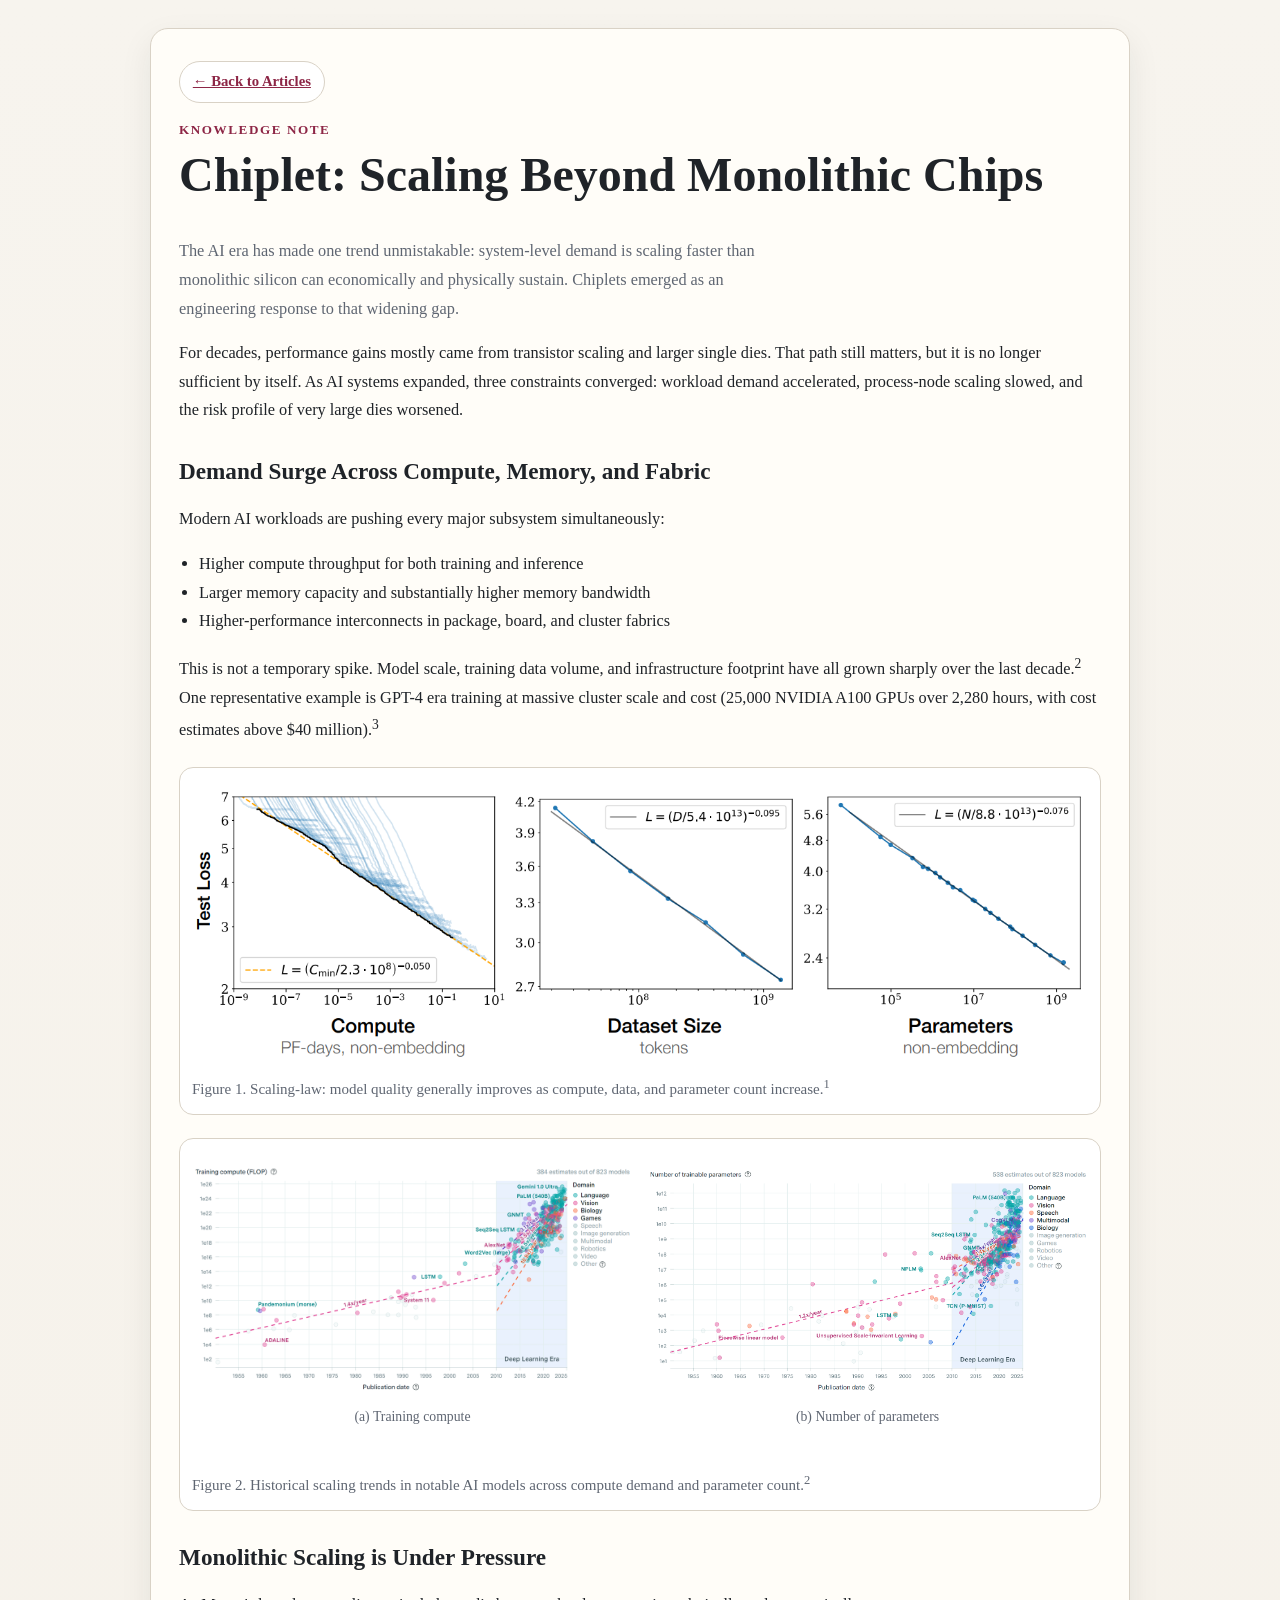
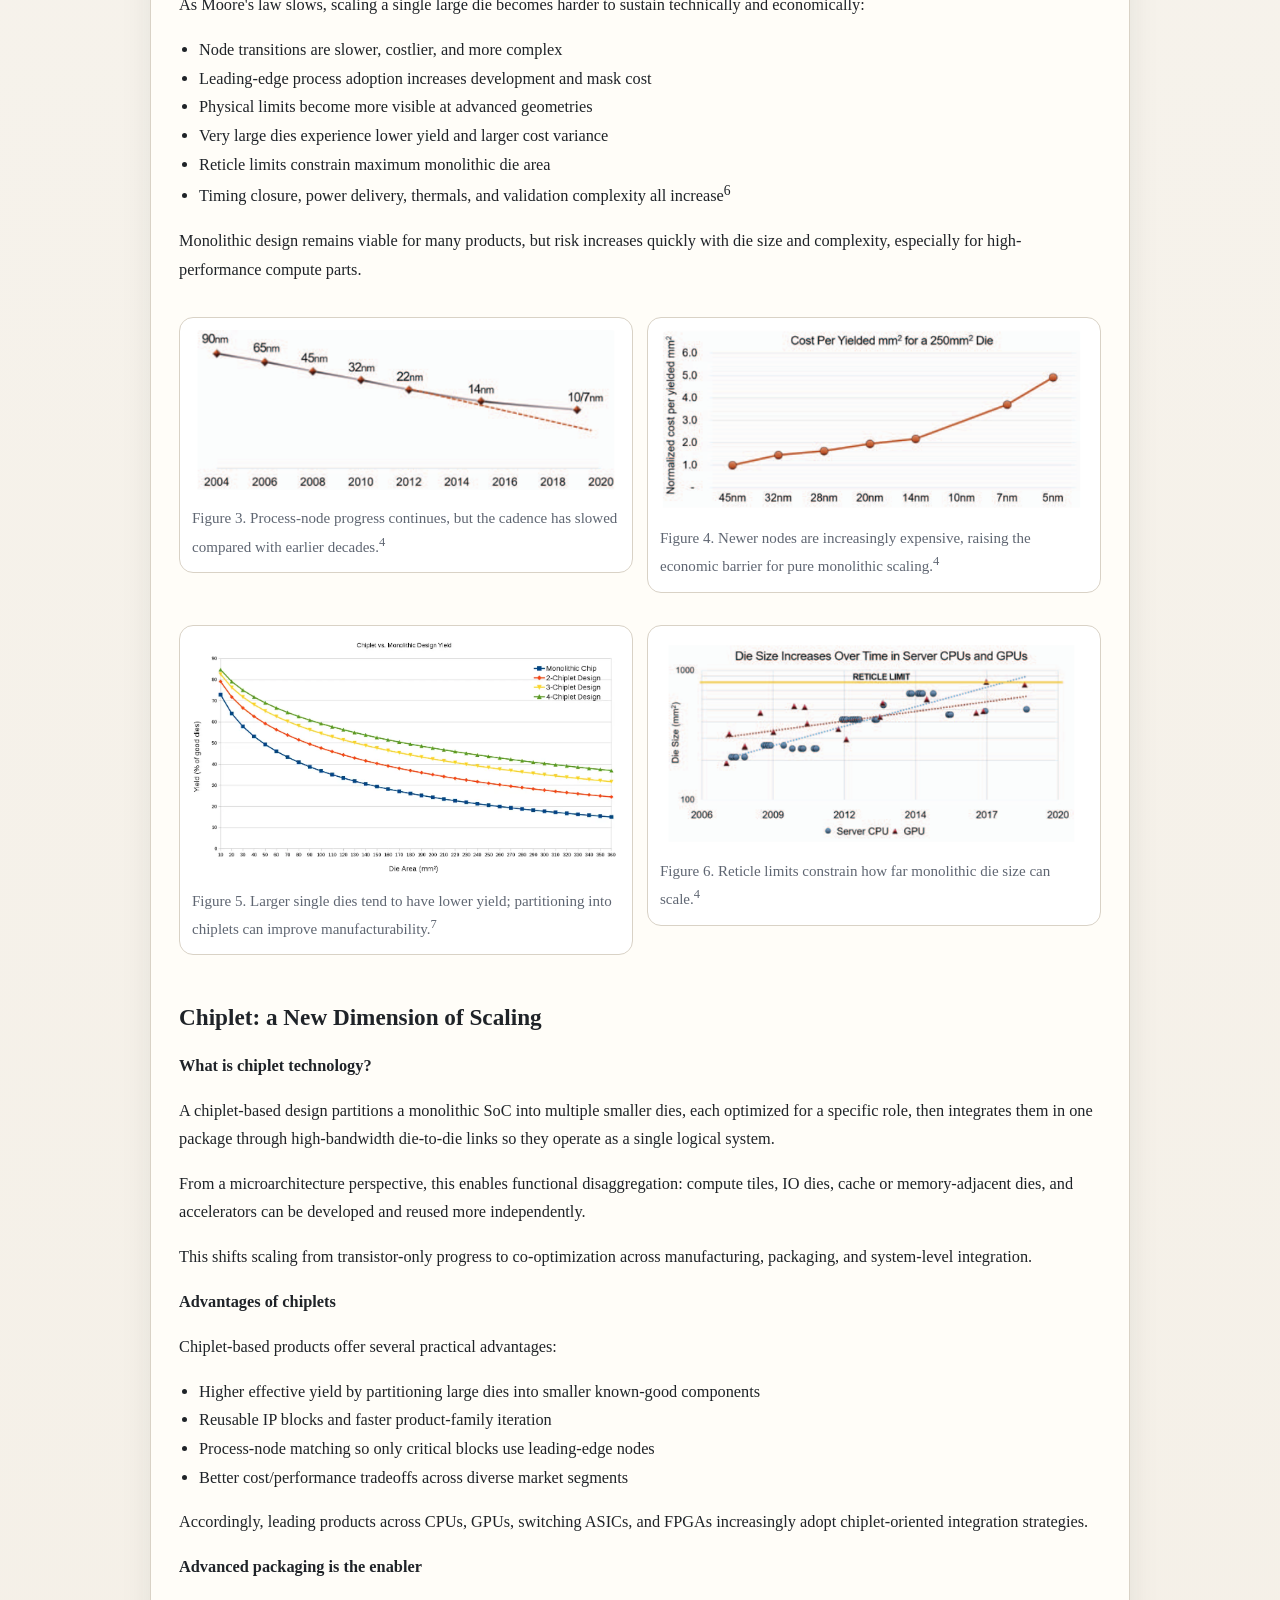
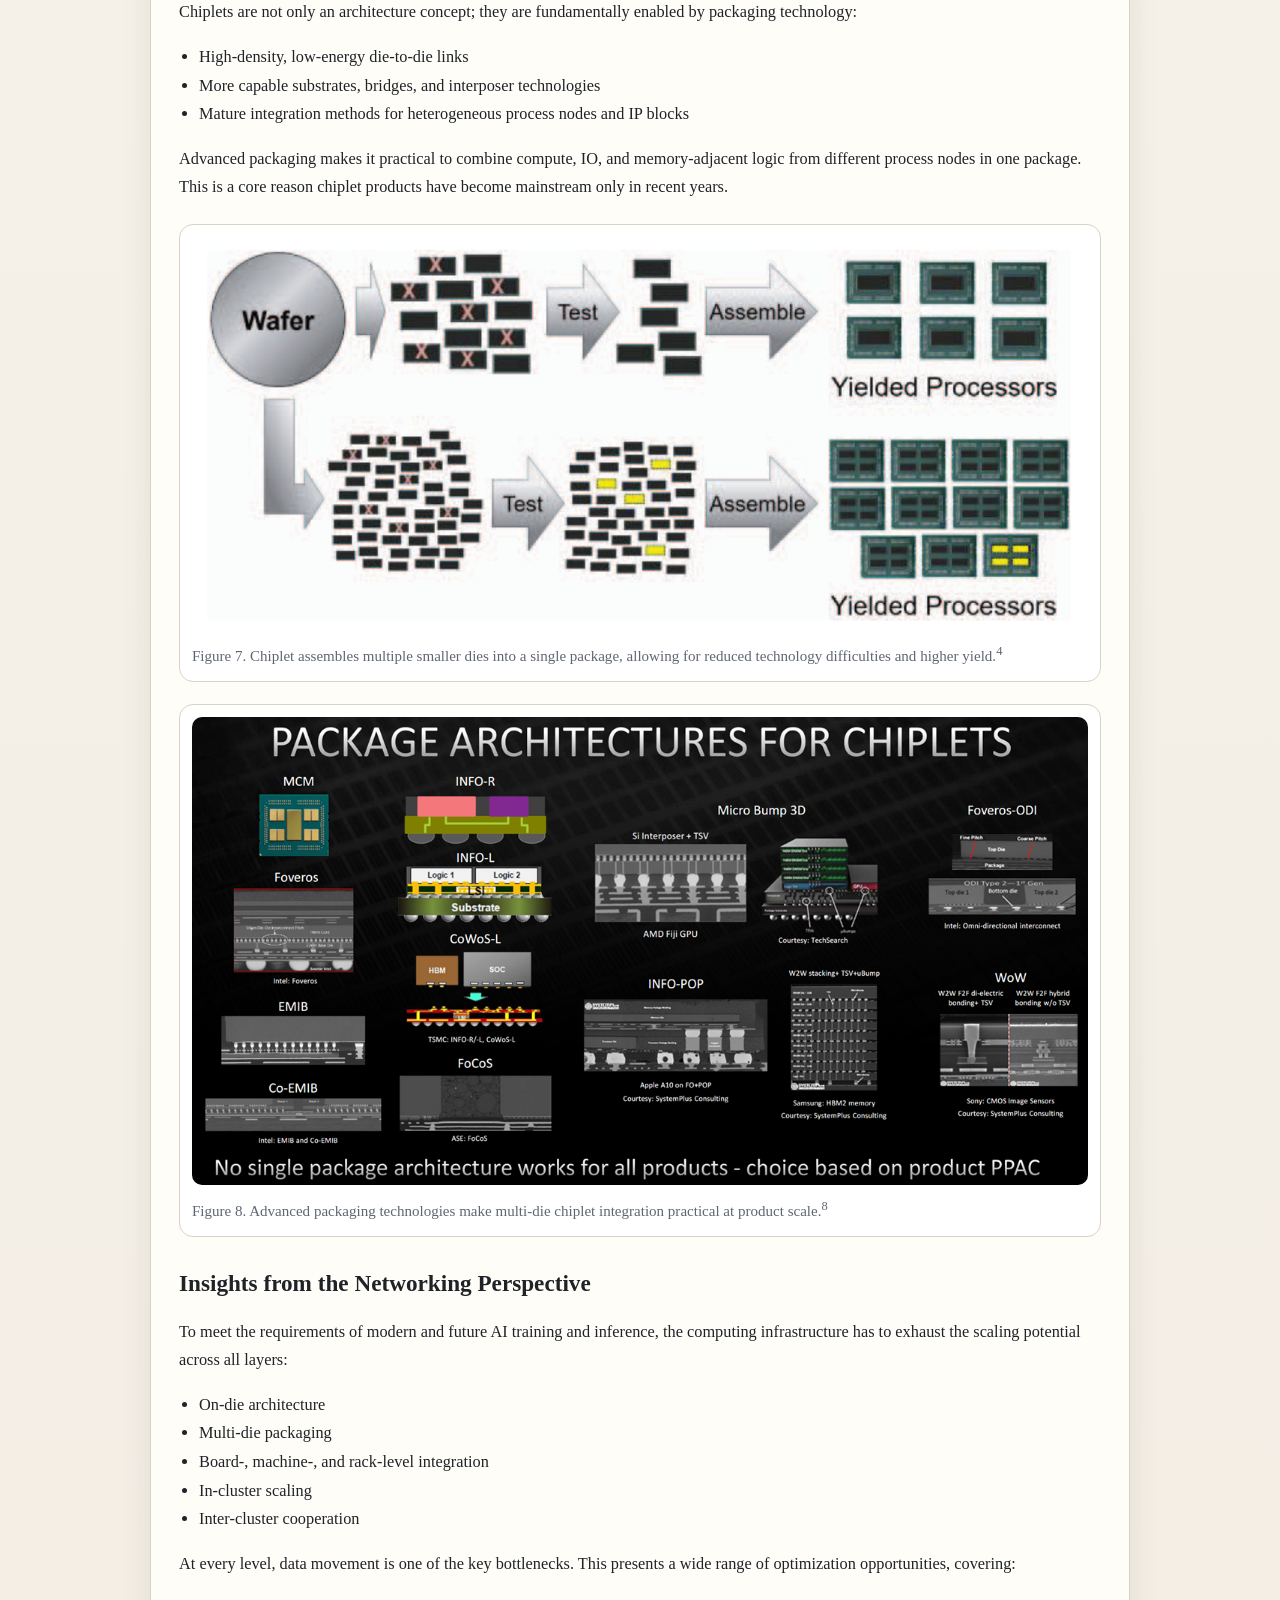
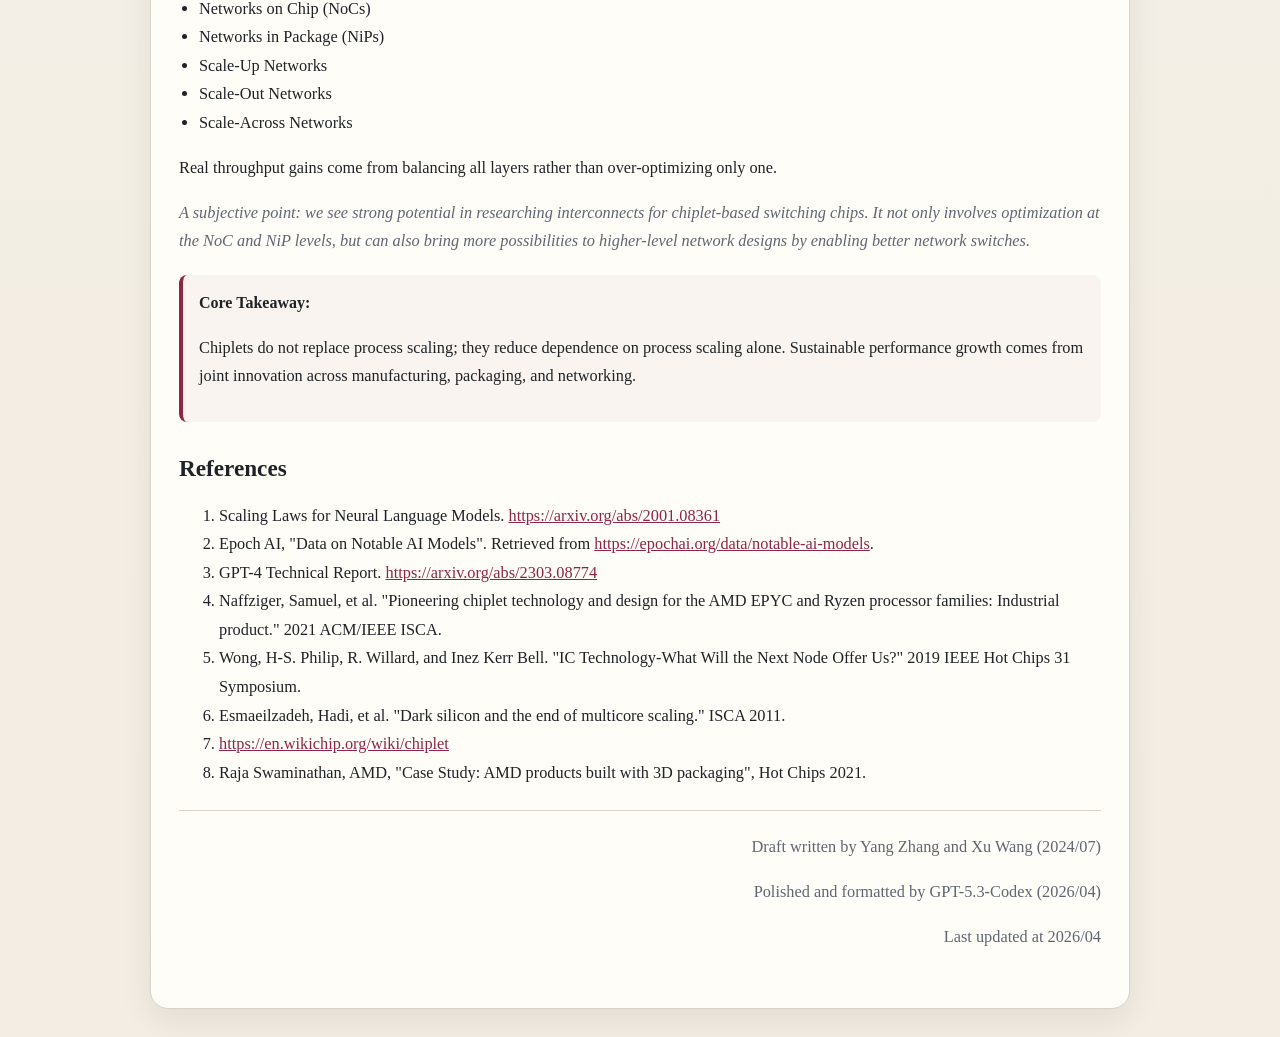
<file: Articles/why-chiplets-emerged.html>
<!doctype html>
<html lang="en">
  <head>
    <meta charset="UTF-8" />
    <meta name="viewport" content="width=device-width, initial-scale=1.0" />
    <title>Why Chiplets Emerged: Scaling Beyond Monolithic Chips</title>
    <meta name="description" content="A professional overview of why chiplets emerged, with emphasis on networking, microarchitecture, and advanced packaging constraints." />
    <style>
      :root {
        --bg: #f6f2ea;
        --paper: #fffdf8;
        --ink: #1f2328;
        --muted: #5f6672;
        --line: #d9d2c6;
        --accent: #8d2646;
        --shadow: 0 12px 32px rgba(31, 35, 40, 0.08);
      }
      * { box-sizing: border-box; }
      body {
        margin: 0;
        font-family: Georgia, "Times New Roman", serif;
        color: var(--ink);
        background: linear-gradient(180deg, #f7f4ee 0%, #f3ede3 100%);
        line-height: 1.75;
      }
      main {
        width: min(980px, calc(100vw - 32px));
        margin: 28px auto;
        background: var(--paper);
        border: 1px solid var(--line);
        border-radius: 18px;
        box-shadow: var(--shadow);
        padding: 32px 28px 40px;
      }
      h1, h2, h3 {
        font-family: "Times New Roman", Georgia, serif;
        line-height: 1.25;
      }
      h1 { margin-top: 0; font-size: clamp(2rem, 4vw, 3rem); }
      h2 { margin-top: 2rem; font-size: 1.45rem; }
      p, li { font-size: 1.02rem; }
      .lead { color: var(--muted); max-width: 72ch; }
      .callout {
        margin: 1.2rem 0;
        padding: 0.9rem 1rem;
        border-left: 4px solid var(--accent);
        background: #f9f4ef;
        border-radius: 8px;
      }
      ul { padding-left: 1.25rem; }
      figure {
        margin: 1.4rem 0;
        padding: 12px;
        border: 1px solid var(--line);
        border-radius: 14px;
        background: #fff;
      }
      .figure-grid {
        display: grid;
        grid-template-columns: repeat(2, minmax(0, 1fr));
        gap: 14px;
        align-items: start;
      }
      .figure-grid figure {
        margin: 1rem 0;
      }
      .subfigure {
        margin: 1rem 0;
      }
      .subfigure .subcaption {
        margin-top: 0.7rem;
        color: var(--muted);
        font-size: 0.86rem;
        text-align: center;
      }
      @media (max-width: 820px) {
        .figure-grid {
          grid-template-columns: 1fr;
        }
      }
      img {
        display: block;
        width: 100%;
        height: auto;
        border-radius: 10px;
      }
      figcaption {
        margin-top: 0.7rem;
        color: var(--muted);
        font-size: 0.94rem;
      }
      .eyebrow {
        text-transform: uppercase;
        letter-spacing: 0.12em;
        color: var(--accent);
        font-size: 0.82rem;
        font-weight: 700;
        margin-bottom: 0.2rem;
      }
      .jump-button {
        display: inline-flex;
        align-items: center;
        gap: 0.4rem;
        margin-bottom: 1rem;
        padding: 0.45rem 0.8rem;
        border: 1px solid var(--line);
        border-radius: 999px;
        background: #fff;
        color: var(--accent);
        font-size: 0.92rem;
        font-weight: 700;
      }
      .jump-button:hover {
        text-decoration: none;
        background: #f9f4ef;
      }
      .signature {
        color: var(--muted);
        text-align: right;
      }
      .rule {
        border: 0;
        border-top: 1px solid var(--line);
        margin: 1.4rem 0;
      }
      a { color: var(--accent); }
    </style>
  </head>
  <body>
    <main>
      <a class="jump-button" href="../articles.html">← Back to Articles</a>
      <div class="eyebrow">Knowledge Note</div>
      <h1>Chiplet: Scaling Beyond Monolithic Chips</h1>
      <p class="lead">The AI era has made one trend unmistakable: system-level demand is scaling faster than monolithic silicon can economically and physically sustain. Chiplets emerged as an engineering response to that widening gap.</p>
      <p>For decades, performance gains mostly came from transistor scaling and larger single dies. That path still matters, but it is no longer sufficient by itself. As AI systems expanded, three constraints converged: workload demand accelerated, process-node scaling slowed, and the risk profile of very large dies worsened.</p>

      <h2>Demand Surge Across Compute, Memory, and Fabric</h2>
      <p>Modern AI workloads are pushing every major subsystem simultaneously:</p>
      <ul>
        <li>Higher compute throughput for both training and inference</li>
        <li>Larger memory capacity and substantially higher memory bandwidth</li>
        <li>Higher-performance interconnects in package, board, and cluster fabrics</li>
      </ul>
      <p>This is not a temporary spike. Model scale, training data volume, and infrastructure footprint have all grown sharply over the last decade.<sup>2</sup> One representative example is GPT-4 era training at massive cluster scale and cost (25,000 NVIDIA A100 GPUs over 2,280 hours, with cost estimates above $40 million).<sup>3</sup></p>

      <figure>
        <img src="./figures/why-chiplets-emerged/scaling_law.png" alt="Scaling law trend showing better model capability with more compute, data, and parameters" />
        <figcaption>Figure 1. Scaling-law: model quality generally improves as compute, data, and parameter count increase.<sup>1</sup></figcaption>
      </figure>
      <figure>
        <div class="figure-grid">
          <div class="subfigure">
            <img src="./figures/why-chiplets-emerged/notable_ai_models.png" alt="Historical growth of compute demand for notable AI models" />
            <p class="subcaption">(a) Training compute</p>
          </div>
          <div class="subfigure">
            <img src="./figures/why-chiplets-emerged/notable_ai_models_para.png" alt="Historical growth of parameter counts for notable AI models" />
            <p class="subcaption">(b) Number of parameters</p>
          </div>
        </div>
        <figcaption>Figure 2. Historical scaling trends in notable AI models across compute demand and parameter count.<sup>2</sup></figcaption>
      </figure>

      <h2>Monolithic Scaling is Under Pressure</h2>
      <p>As Moore's law slows, scaling a single large die becomes harder to sustain technically and economically:</p>
      <ul>
        <li>Node transitions are slower, costlier, and more complex</li>
        <li>Leading-edge process adoption increases development and mask cost</li>
        <li>Physical limits become more visible at advanced geometries</li>
        <li>Very large dies experience lower yield and larger cost variance</li>
        <li>Reticle limits constrain maximum monolithic die area</li>
        <li>Timing closure, power delivery, thermals, and validation complexity all increase<sup>6</sup></li>
      </ul>
      <p>Monolithic design remains viable for many products, but risk increases quickly with die size and complexity, especially for high-performance compute parts.</p>

      <div class="figure-grid">
        <figure>
          <img src="./figures/why-chiplets-emerged/process_node_introduction.png" alt="Process-node evolution timeline showing slower cadence over time" />
          <figcaption>Figure 3. Process-node progress continues, but the cadence has slowed compared with earlier decades.<sup>4</sup></figcaption>
        </figure>
        <figure>
          <img src="./figures/why-chiplets-emerged/normalized_cost.png" alt="Normalized cost trend showing higher cost at newer process nodes" />
          <figcaption>Figure 4. Newer nodes are increasingly expensive, raising the economic barrier for pure monolithic scaling.<sup>4</sup></figcaption>
        </figure>
      </div>
      <div class="figure-grid">
        <figure>
          <img src="./figures/why-chiplets-emerged/yield.png" alt="Yield comparison indicating larger dies have lower yield and chiplet partitioning can help" />
          <figcaption>Figure 5. Larger single dies tend to have lower yield; partitioning into chiplets can improve manufacturability.<sup>7</sup></figcaption>
        </figure>
        <figure>
          <img src="./figures/why-chiplets-emerged/reticle_limit.png" alt="Reticle limit diagram constraining maximum monolithic die size" />
          <figcaption>Figure 6. Reticle limits constrain how far monolithic die size can scale.<sup>4</sup></figcaption>
        </figure>
      </div>

      <h2>Chiplet: a New Dimension of Scaling</h2>
      <p><strong>What is chiplet technology?</strong></p>
      <p>A chiplet-based design partitions a monolithic SoC into multiple smaller dies, each optimized for a specific role, then integrates them in one package through high-bandwidth die-to-die links so they operate as a single logical system.</p>
      <p>From a microarchitecture perspective, this enables functional disaggregation: compute tiles, IO dies, cache or memory-adjacent dies, and accelerators can be developed and reused more independently.</p>
      <p>This shifts scaling from transistor-only progress to co-optimization across manufacturing, packaging, and system-level integration.</p>

      <p><strong>Advantages of chiplets</strong></p>
      <p>Chiplet-based products offer several practical advantages:</p>
      <ul>
        <li>Higher effective yield by partitioning large dies into smaller known-good components</li>
        <li>Reusable IP blocks and faster product-family iteration</li>
        <li>Process-node matching so only critical blocks use leading-edge nodes</li>
        <li>Better cost/performance tradeoffs across diverse market segments</li>
      </ul>
      <p>Accordingly, leading products across CPUs, GPUs, switching ASICs, and FPGAs increasingly adopt chiplet-oriented integration strategies.</p>

      <p><strong>Advanced packaging is the enabler</strong></p>
      <p>Chiplets are not only an architecture concept; they are fundamentally enabled by packaging technology:</p>
      <ul>
        <li>High-density, low-energy die-to-die links</li>
        <li>More capable substrates, bridges, and interposer technologies</li>
        <li>Mature integration methods for heterogeneous process nodes and IP blocks</li>
      </ul>
      <p>Advanced packaging makes it practical to combine compute, IO, and memory-adjacent logic from different process nodes in one package. This is a core reason chiplet products have become mainstream only in recent years.</p>

      <figure>
        <img src="./figures/why-chiplets-emerged/chiplet_yield.png" alt="Diagram illustrating what chiplet is, and how it improves yield" />
        <figcaption>Figure 7. Chiplet assembles multiple smaller dies into a single package, allowing for reduced technology difficulties and higher yield.<sup>4</sup></figcaption>
      </figure>

      <figure>
        <img src="./figures/why-chiplets-emerged/packaging.png" alt="Advanced packaging illustration for integrating multiple dies in one package" />
        <figcaption>Figure 8. Advanced packaging technologies make multi-die chiplet integration practical at product scale.<sup>8</sup></figcaption>
      </figure>

      <h2>Insights from the Networking Perspective</h2>
      <p>To meet the requirements of modern and future AI training and inference, the computing infrastructure has to exhaust the scaling potential across all layers:</p>
      <ul>
        <li>On-die architecture</li>
        <li>Multi-die packaging</li>
        <li>Board-, machine-, and rack-level integration</li>
        <li>In-cluster scaling</li>
        <li>Inter-cluster cooperation</li>
      </ul>
      <p>At every level, data movement is one of the key bottlenecks. This presents a wide range of optimization opportunities, covering:</p>
      <ul>
        <li>Networks on Chip (NoCs)</li>
        <li>Networks in Package (NiPs)</li>
        <li>Scale-Up Networks</li>
        <li>Scale-Out Networks</li>
        <li>Scale-Across Networks</li>
      </ul>
      <p>Real throughput gains come from balancing all layers rather than over-optimizing only one.</p>
      <p style="color: var(--muted); font-style: italic;">A subjective point: we see strong potential in researching interconnects for chiplet-based switching chips. It not only involves optimization at the NoC and NiP levels, but can also bring more possibilities to higher-level network designs by enabling better network switches.</p>
      <div class="callout">
        <strong>Core Takeaway:</strong> 
        <p>Chiplets do not replace process scaling; they reduce dependence on process scaling alone. Sustainable performance growth comes from joint innovation across manufacturing, packaging, and networking.</p>
      </div>
      
      <h2>References</h2>
      <ol>
        <li>Scaling Laws for Neural Language Models. <a href="https://arxiv.org/abs/2001.08361" target="_blank" rel="noopener">https://arxiv.org/abs/2001.08361</a></li>
        <li>Epoch AI, "Data on Notable AI Models". Retrieved from <a href="https://epochai.org/data/notable-ai-models" target="_blank" rel="noopener">https://epochai.org/data/notable-ai-models</a>.</li>
        <li>GPT-4 Technical Report. <a href="https://arxiv.org/abs/2303.08774" target="_blank" rel="noopener">https://arxiv.org/abs/2303.08774</a></li>
        <li>Naffziger, Samuel, et al. "Pioneering chiplet technology and design for the AMD EPYC and Ryzen processor families: Industrial product." 2021 ACM/IEEE ISCA.</li>
        <li>Wong, H-S. Philip, R. Willard, and Inez Kerr Bell. "IC Technology-What Will the Next Node Offer Us?" 2019 IEEE Hot Chips 31 Symposium.</li>
        <li>Esmaeilzadeh, Hadi, et al. "Dark silicon and the end of multicore scaling." ISCA 2011.</li>
        <li><a href="https://en.wikichip.org/wiki/chiplet" target="_blank" rel="noopener">https://en.wikichip.org/wiki/chiplet</a></li>
        <li>Raja Swaminathan, AMD, "Case Study: AMD products built with 3D packaging", Hot Chips 2021.</li>
      </ol>
      
      <hr class="rule" />
      <p class="signature">Draft written by Yang Zhang and Xu Wang (2024/07)</p>
      <p class="signature">Polished and formatted by GPT-5.3-Codex (2026/04)</p>
      <p class="signature">Last updated at 2026/04</p>
    </main>
  </body>
</html>
</file>
<file: assets/css/style.css>
:root {
  --bg: #f4f2ed;
  --paper: #fffdf7;
  --ink: #1d1f24;
  --muted: #626774;
  --line: #d8d4ca;
  --brand: #9a1f40;
  --brand-soft: #f8e8ee;
  --accent: #004d61;
  --radius: 16px;
  --shadow: 0 10px 30px rgba(29, 31, 36, 0.08);
}

* {
  box-sizing: border-box;
}

html,
body {
  margin: 0;
  padding: 0;
}

body {
  font-family: "IBM Plex Sans", "Segoe UI", sans-serif;
  color: var(--ink);
  line-height: 1.65;
  background:
    radial-gradient(circle at 10% 10%, #fff8fa 0, transparent 35%),
    radial-gradient(circle at 90% 20%, #e8f5f8 0, transparent 30%),
    var(--bg);
}

h1,
h2,
h3 {
  font-family: "Literata", Georgia, serif;
  line-height: 1.2;
  margin-top: 0;
}

a {
  color: var(--accent);
  text-decoration: none;
}

a:hover {
  text-decoration: underline;
}

.wrap {
  width: min(1080px, 92vw);
  margin: 0 auto;
}

.site-header {
  position: sticky;
  top: 0;
  z-index: 5;
  backdrop-filter: blur(8px);
  background: rgba(244, 242, 237, 0.84);
  border-bottom: 1px solid var(--line);
}

.nav-wrap {
  display: flex;
  align-items: center;
  justify-content: space-between;
  min-height: 78px;
  gap: 18px;
}

.brand {
  display: flex;
  gap: 12px;
  align-items: center;
  text-decoration: none;
  color: inherit;
}

.brand-mark {
  width: 40px;
  height: 40px;
  border-radius: 10px;
  display: grid;
  place-items: center;
  background: var(--brand-soft);
  color: var(--brand);
  font-weight: 700;
}

.brand-text {
  display: grid;
  gap: 1px;
}

.brand-text small {
  color: var(--muted);
}

.main-nav {
  display: flex;
  flex-wrap: wrap;
  gap: 14px;
}

.main-nav a {
  padding: 5px 10px;
  border-radius: 999px;
  transition: all 0.2s ease;
}

.main-nav a[aria-current="page"],
.main-nav a:hover {
  background: var(--paper);
  text-decoration: none;
}

.hero {
  padding: 72px 0 48px;
}

.hero-grid {
  display: grid;
  grid-template-columns: 2fr 1fr;
  gap: 24px;
}

.eyebrow {
  color: var(--brand);
  letter-spacing: 0.08em;
  text-transform: uppercase;
  font-size: 12px;
  margin-bottom: 8px;
  font-weight: 700;
}

.lead {
  color: var(--muted);
  max-width: 62ch;
}

.hero-actions {
  margin-top: 24px;
  display: flex;
  flex-wrap: wrap;
  gap: 12px;
}

.btn {
  display: inline-block;
  border-radius: 999px;
  padding: 10px 16px;
  font-weight: 600;
  text-decoration: none;
}

.btn-solid {
  color: #ffffff;
  background: var(--brand);
}

.btn-ghost {
  color: var(--accent);
  border: 1px solid var(--line);
  background: var(--paper);
}

.hero-card {
  background: var(--paper);
  border: 1px solid var(--line);
  border-radius: var(--radius);
  box-shadow: var(--shadow);
  padding: 22px;
}

.quick-links {
  margin: 0;
  padding-left: 18px;
  display: grid;
  gap: 10px;
}

.panel {
  padding: 46px 0;
}

.panel.alt {
  background: rgba(255, 255, 255, 0.45);
  border-top: 1px solid var(--line);
  border-bottom: 1px solid var(--line);
}

.item-list,
.logo-list {
  margin: 0;
  padding-left: 18px;
  display: grid;
  gap: 10px;
}

.item-list li,
.logo-list li {
  padding-left: 4px;
}

.news-grid,
.people-groups {
  display: grid;
  gap: 22px;
}

.news-year,
.people-group {
  background: var(--paper);
  border: 1px solid var(--line);
  border-radius: var(--radius);
  box-shadow: var(--shadow);
  padding: 18px 20px;
}

.news-year h3,
.people-group h2 {
  margin-bottom: 10px;
}

.news-year ul,
.people-group ul {
  margin: 0;
  padding-left: 20px;
  display: grid;
  gap: 8px;
}

.subpage-main {
  min-height: calc(100vh - 160px);
}

.subpage-hero {
  padding: 52px 0 18px;
}

.site-footer {
  margin-top: 20px;
  border-top: 1px solid var(--line);
  background: var(--paper);
}

.footer-muted {
  font-size: 0.8rem;
  color: var(--muted);
}

.footer-grid {
  padding: 20px 0;
  display: flex;
  flex-wrap: wrap;
  justify-content: space-between;
  gap: 12px;
  color: var(--muted);
}

@media (max-width: 860px) {
  .hero-grid {
    grid-template-columns: 1fr;
  }

  .nav-wrap {
    align-items: flex-start;
    padding: 12px 0;
    flex-direction: column;
  }
}

/* People cards */
.people-list {
  list-style: none;
  padding: 0;
  margin: 0;
  display: flex;
  flex-direction: column;
  gap: 20px;
}

.person-card {
  display: flex;
  align-items: center;
  gap: 20px;
}

.person-photo {
  width: 80px;
  height: 80px;
  object-fit: cover;
  border-radius: 50%;
  border: 2px solid var(--line);
  flex-shrink: 0;
}

.person-info {
  display: flex;
  flex-direction: column;
  gap: 4px;
}

.person-info a {
  display: block;
  font-weight: 500;
}

.person-role {
  display: block;
  font-size: 0.875rem;
  color: var(--muted);
}

/* Publications */
.pub-list {
  list-style: disc;
  padding-left: 1.25rem;
  display: flex;
  flex-direction: column;
  gap: 20px;
}

.pub-item {
  display: flex;
  flex-direction: column;
  gap: 4px;
}

.pub-title {
  font-weight: 700;
  color: var(--ink);
}

.pub-authors {
  font-size: 0.9rem;
  color: var(--muted);
}

.pub-venue {
  font-size: 0.9rem;
  color: var(--muted);
}

.pub-actions {
  display: flex;
  gap: 8px;
  margin-top: 4px;
  flex-wrap: wrap;
}

.pub-btn {
  display: inline-flex;
  align-items: center;
  gap: 4px;
  padding: 3px 10px;
  border: 1.5px solid var(--accent);
  border-radius: 6px;
  font-size: 0.8rem;
  color: var(--accent);
  text-decoration: none;
  transition: background 0.15s, color 0.15s;
}

.pub-btn:hover {
  background: var(--accent);
  color: #fff;
  text-decoration: none;
}

/* Hero logo */
.hero-logo {
  max-height: 48px;
  max-width: 160px;
  width: auto;
  display: block;
  margin-bottom: 16px;
  border-radius: 6px;
  object-fit: contain;
}

/* Brand logo in header */
.brand-logo {
  height: 48px;
  width: auto;
  object-fit: contain;
  display: block;
}

/* Recruitment section */
.recruitment-banner {
  background: linear-gradient(135deg, var(--brand-soft) 0%, rgba(255, 237, 245, 0.6) 100%);
  border-left: 4px solid var(--brand);
  padding: 24px;
  border-radius: 8px;
}

.recruitment-banner h2 {
  color: var(--brand);
  margin-top: 0;
}

.recruitment-banner p {
  margin: 12px 0;
  line-height: 1.7;
}

.recruitment-list {
  list-style: none;
  padding-left: 0;
  display: flex;
  flex-wrap: wrap;
  gap: 16px;
  margin: 16px 0;
}

.recruitment-list li {
  background: white;
  border: 1px solid var(--brand);
  color: var(--brand);
  padding: 8px 14px;
  border-radius: 20px;
  font-weight: 500;
}

.recruitment-contact {
  font-size: 0.95rem;
  color: var(--brand);
  font-weight: 500;
}

/* Articles page */
.article-stack {
  display: grid;
  gap: 24px;
}

.article-entry {
  background: var(--paper);
  border: 1px solid var(--line);
  border-radius: var(--radius);
  box-shadow: var(--shadow);
  padding: 20px;
}

.article-entry h2 {
  margin-bottom: 6px;
}

.article-entry h2 a {
  color: var(--ink);
}

.article-meta {
  margin: 0 0 10px;
  color: var(--muted);
}

.article-raw-link {
  display: inline-block;
  margin-right: 12px;
  font-size: 0.9rem;
}
</file>
